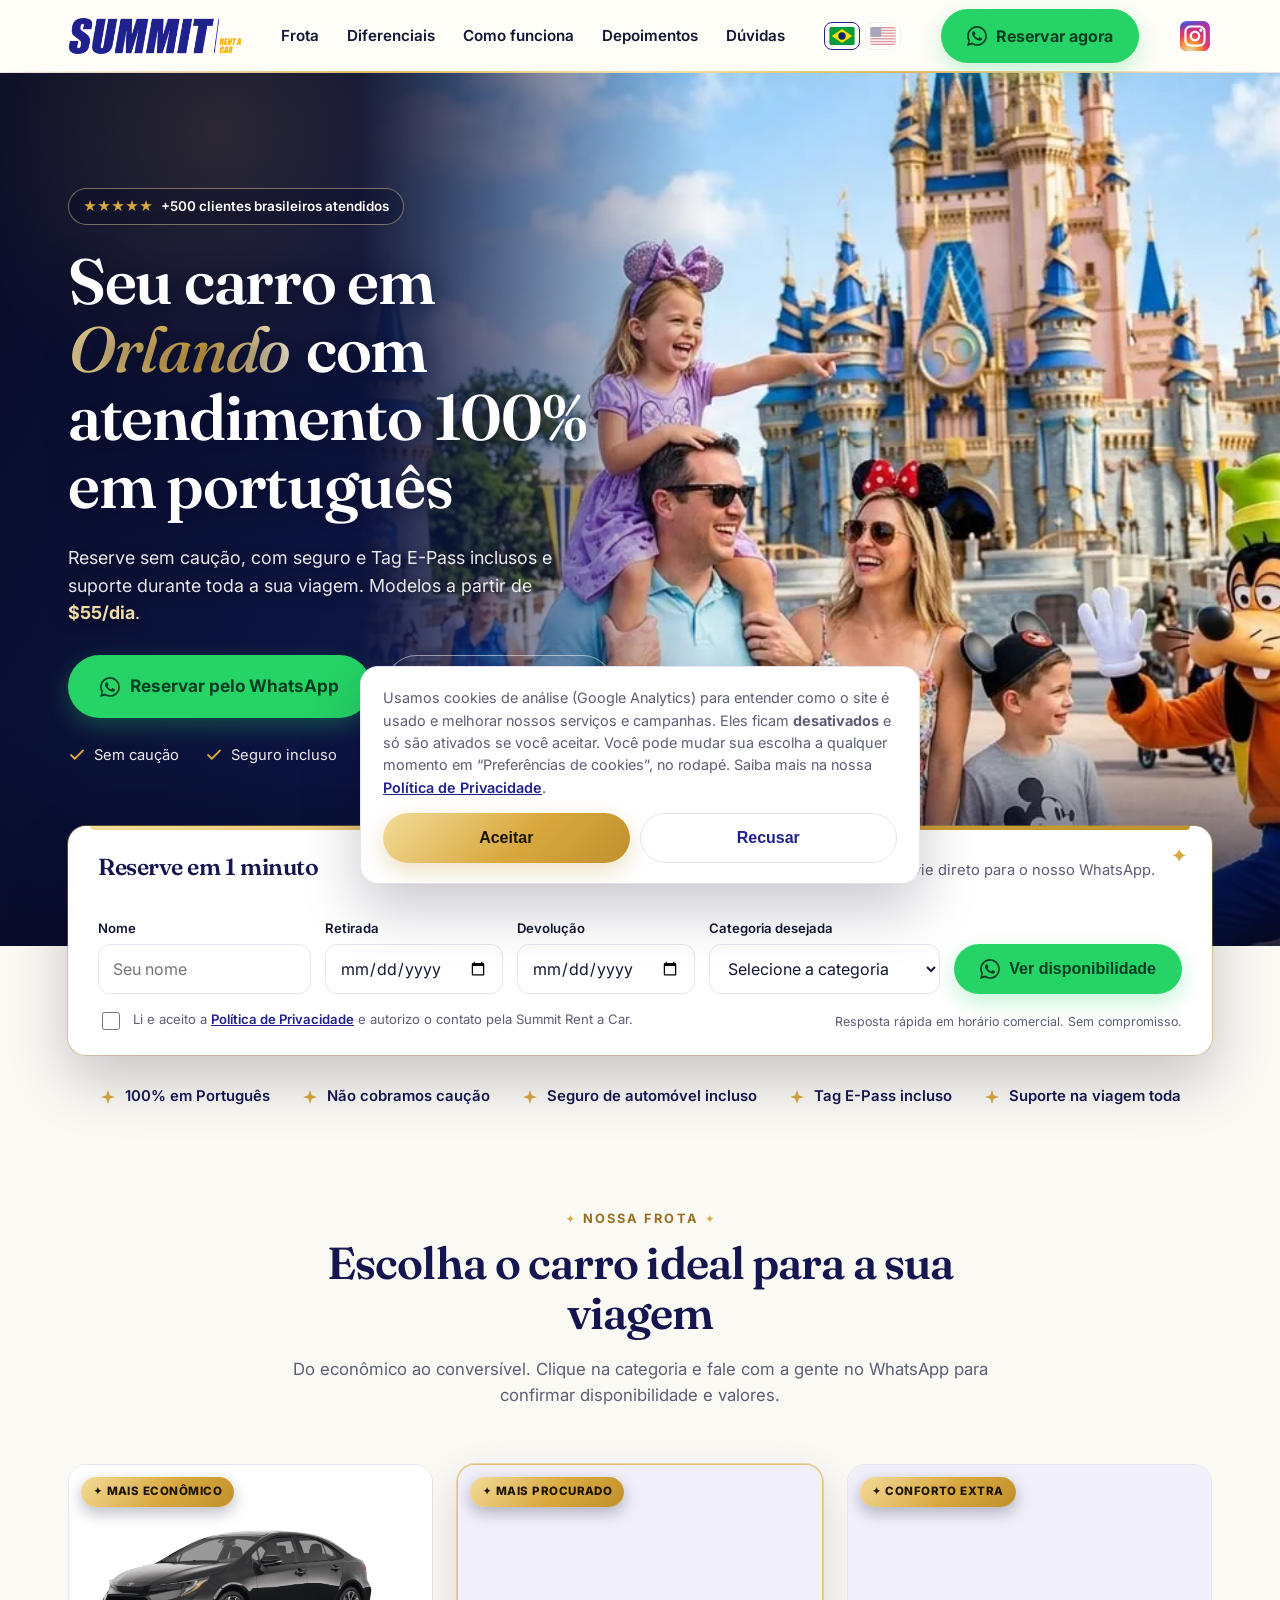
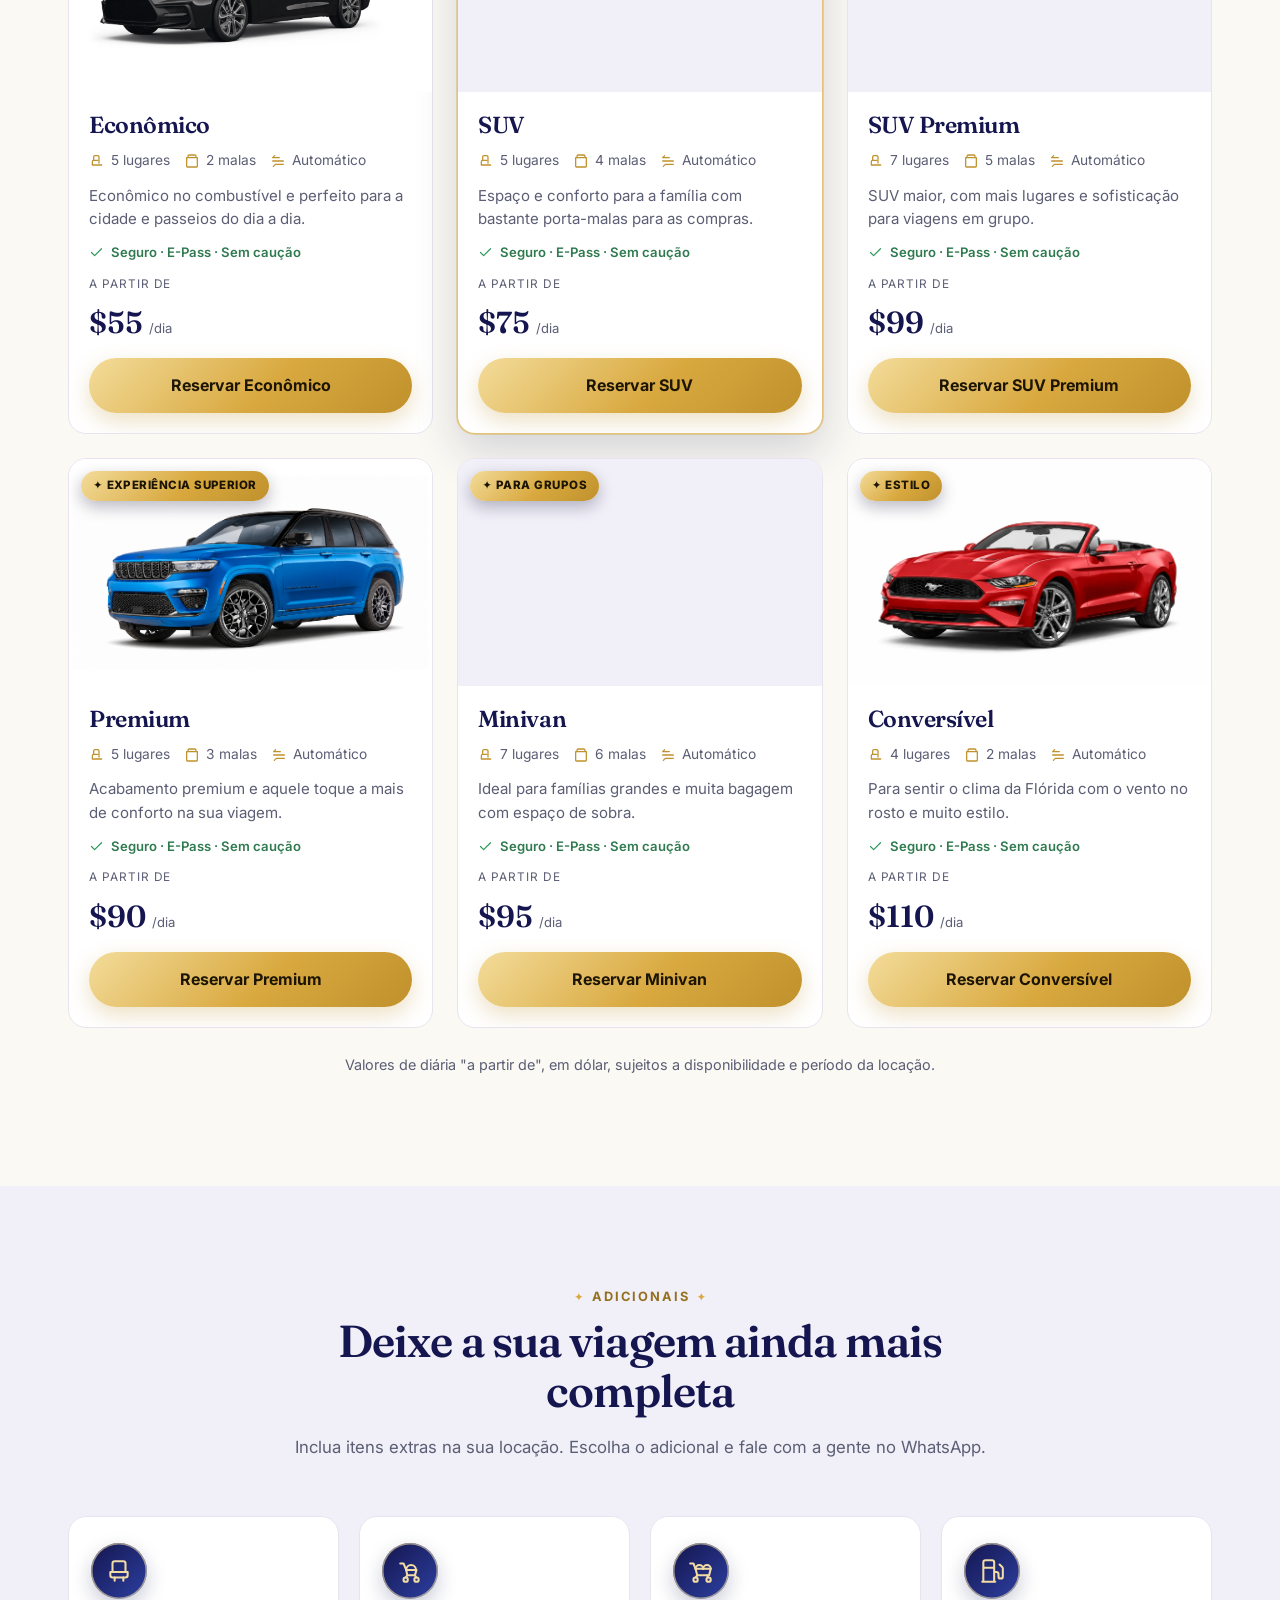
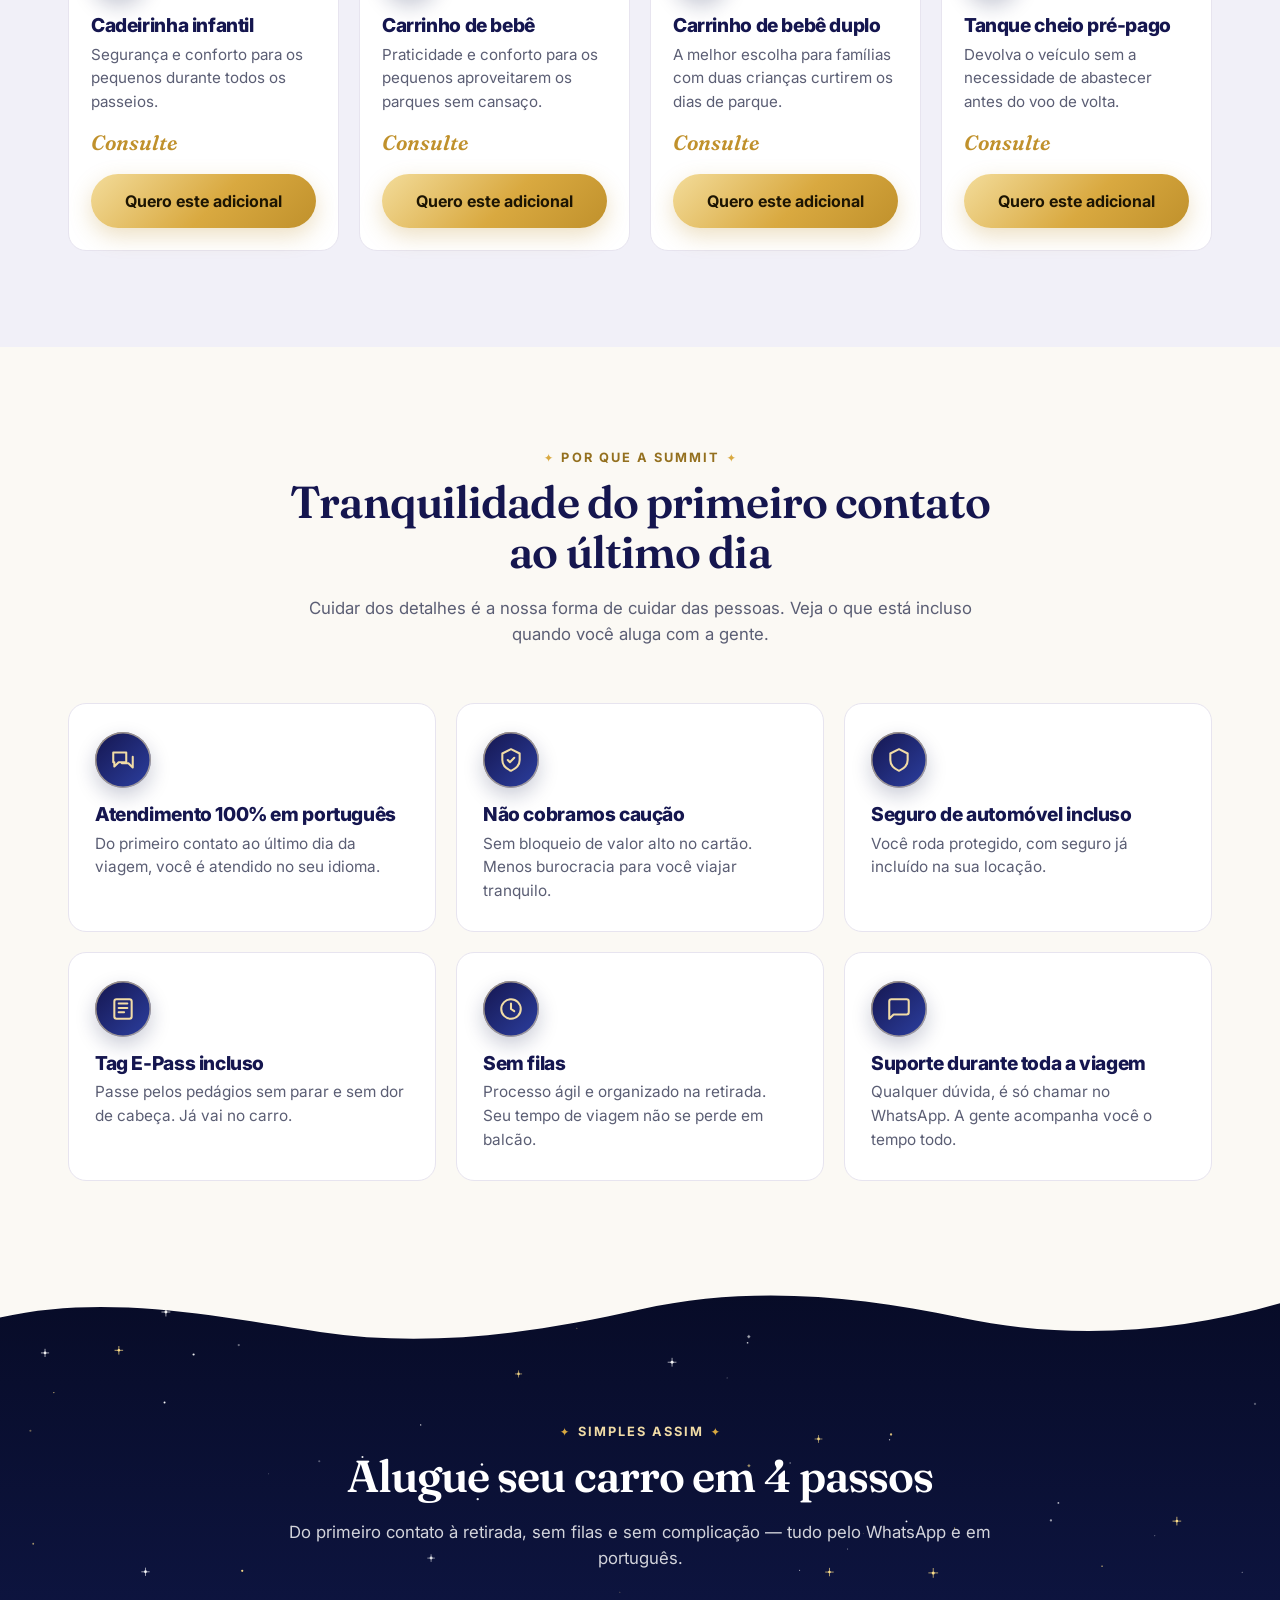
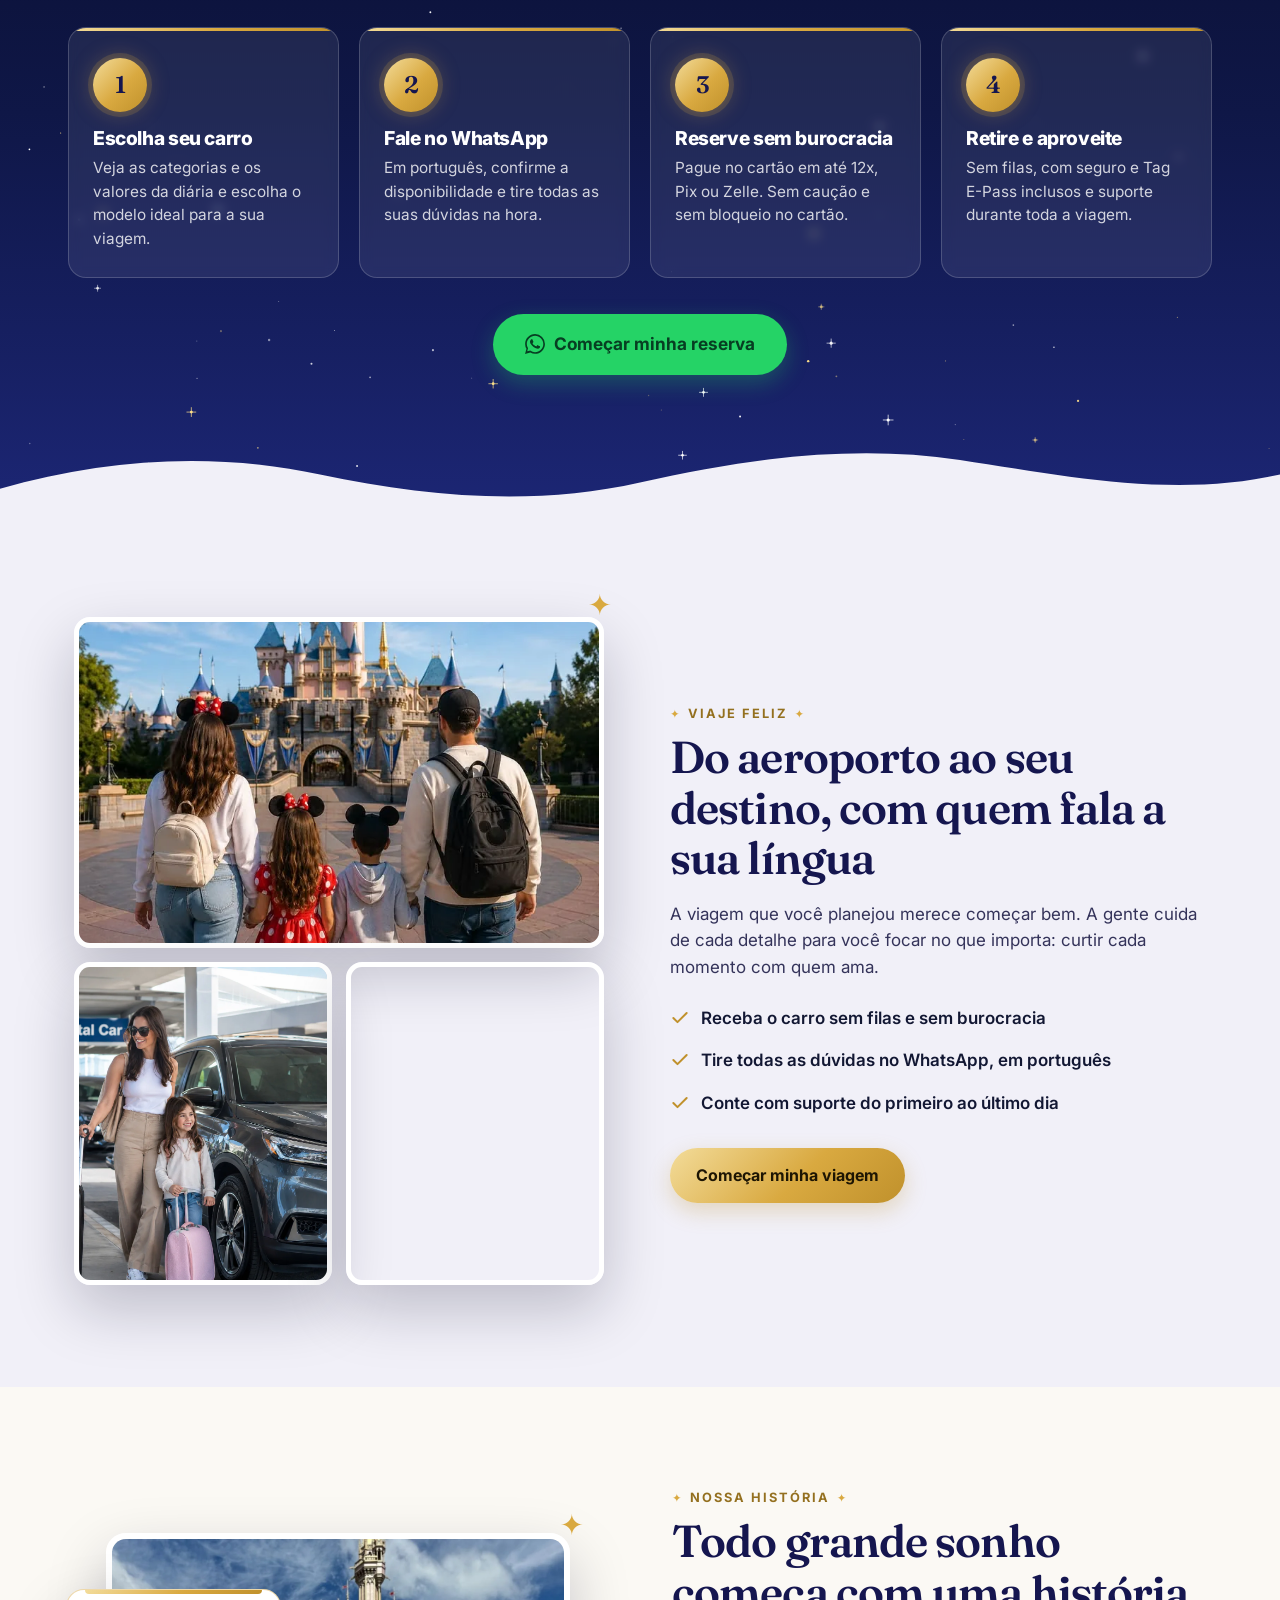
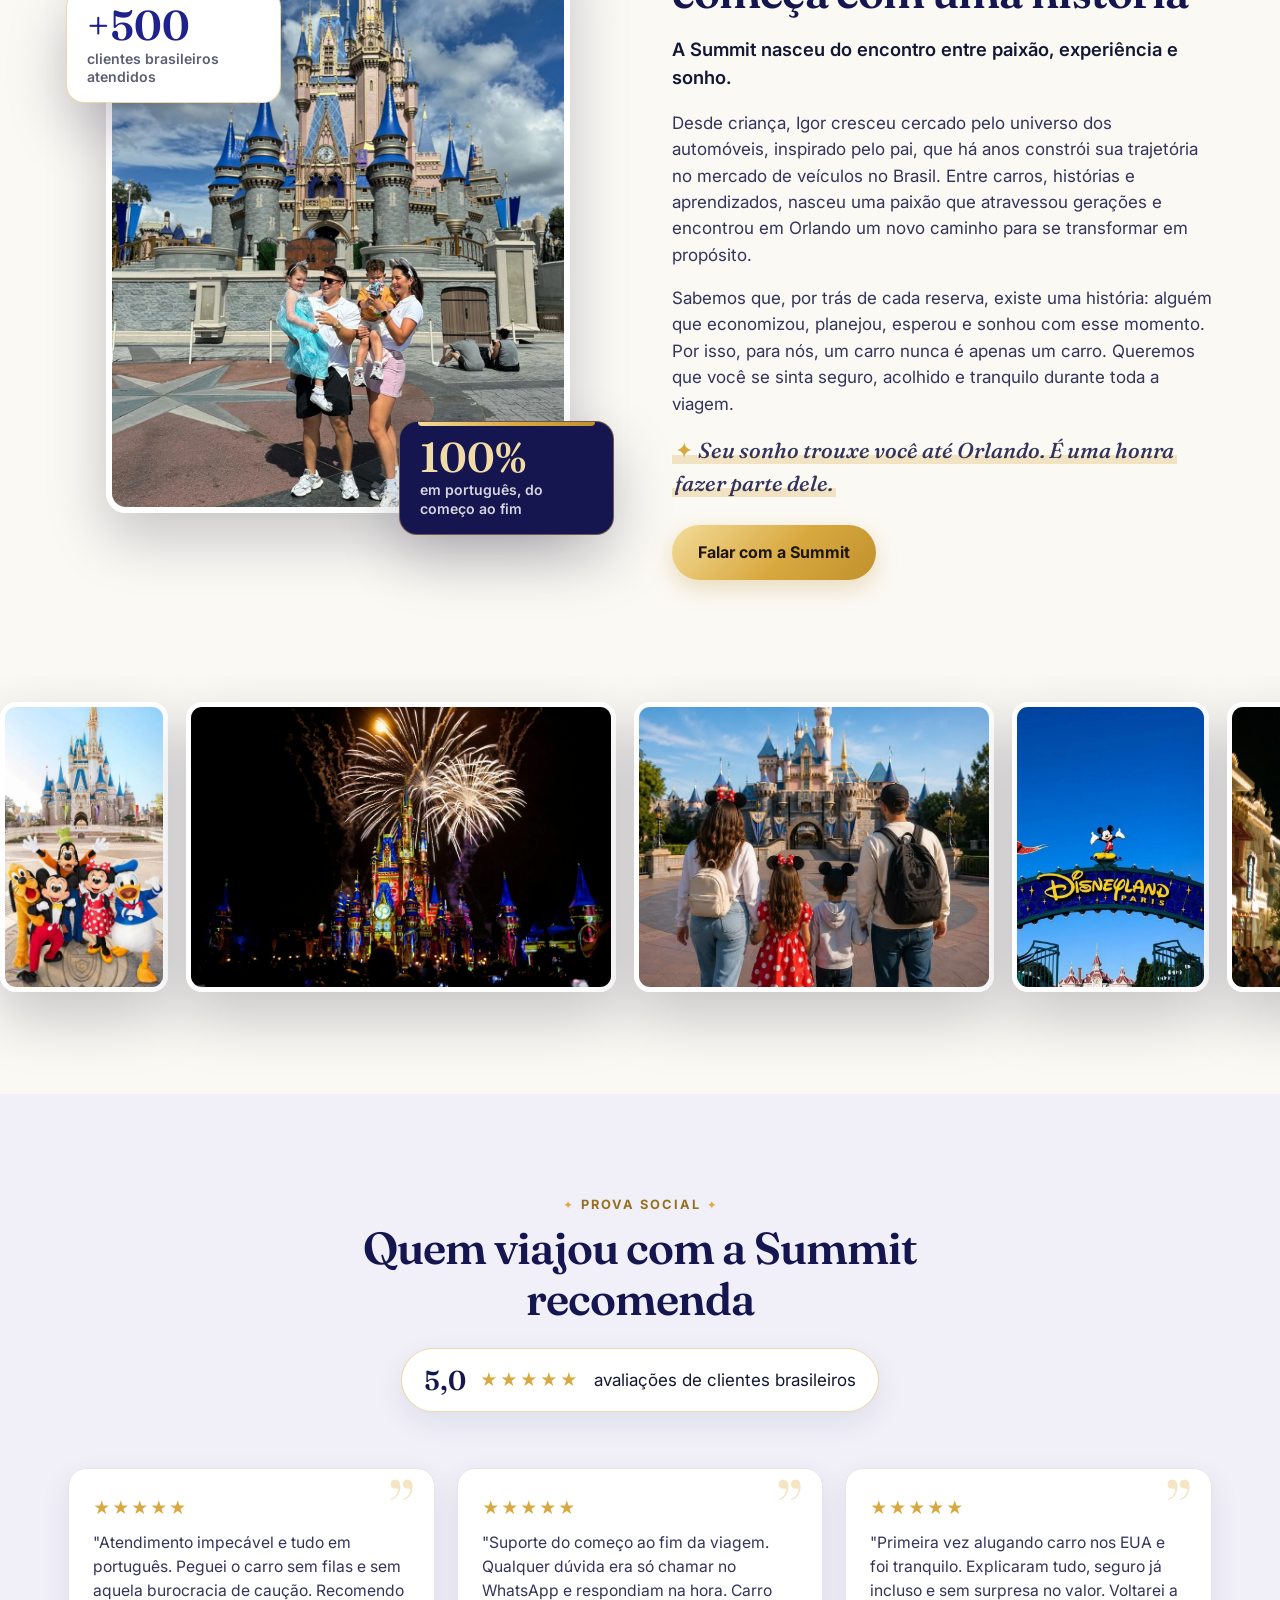
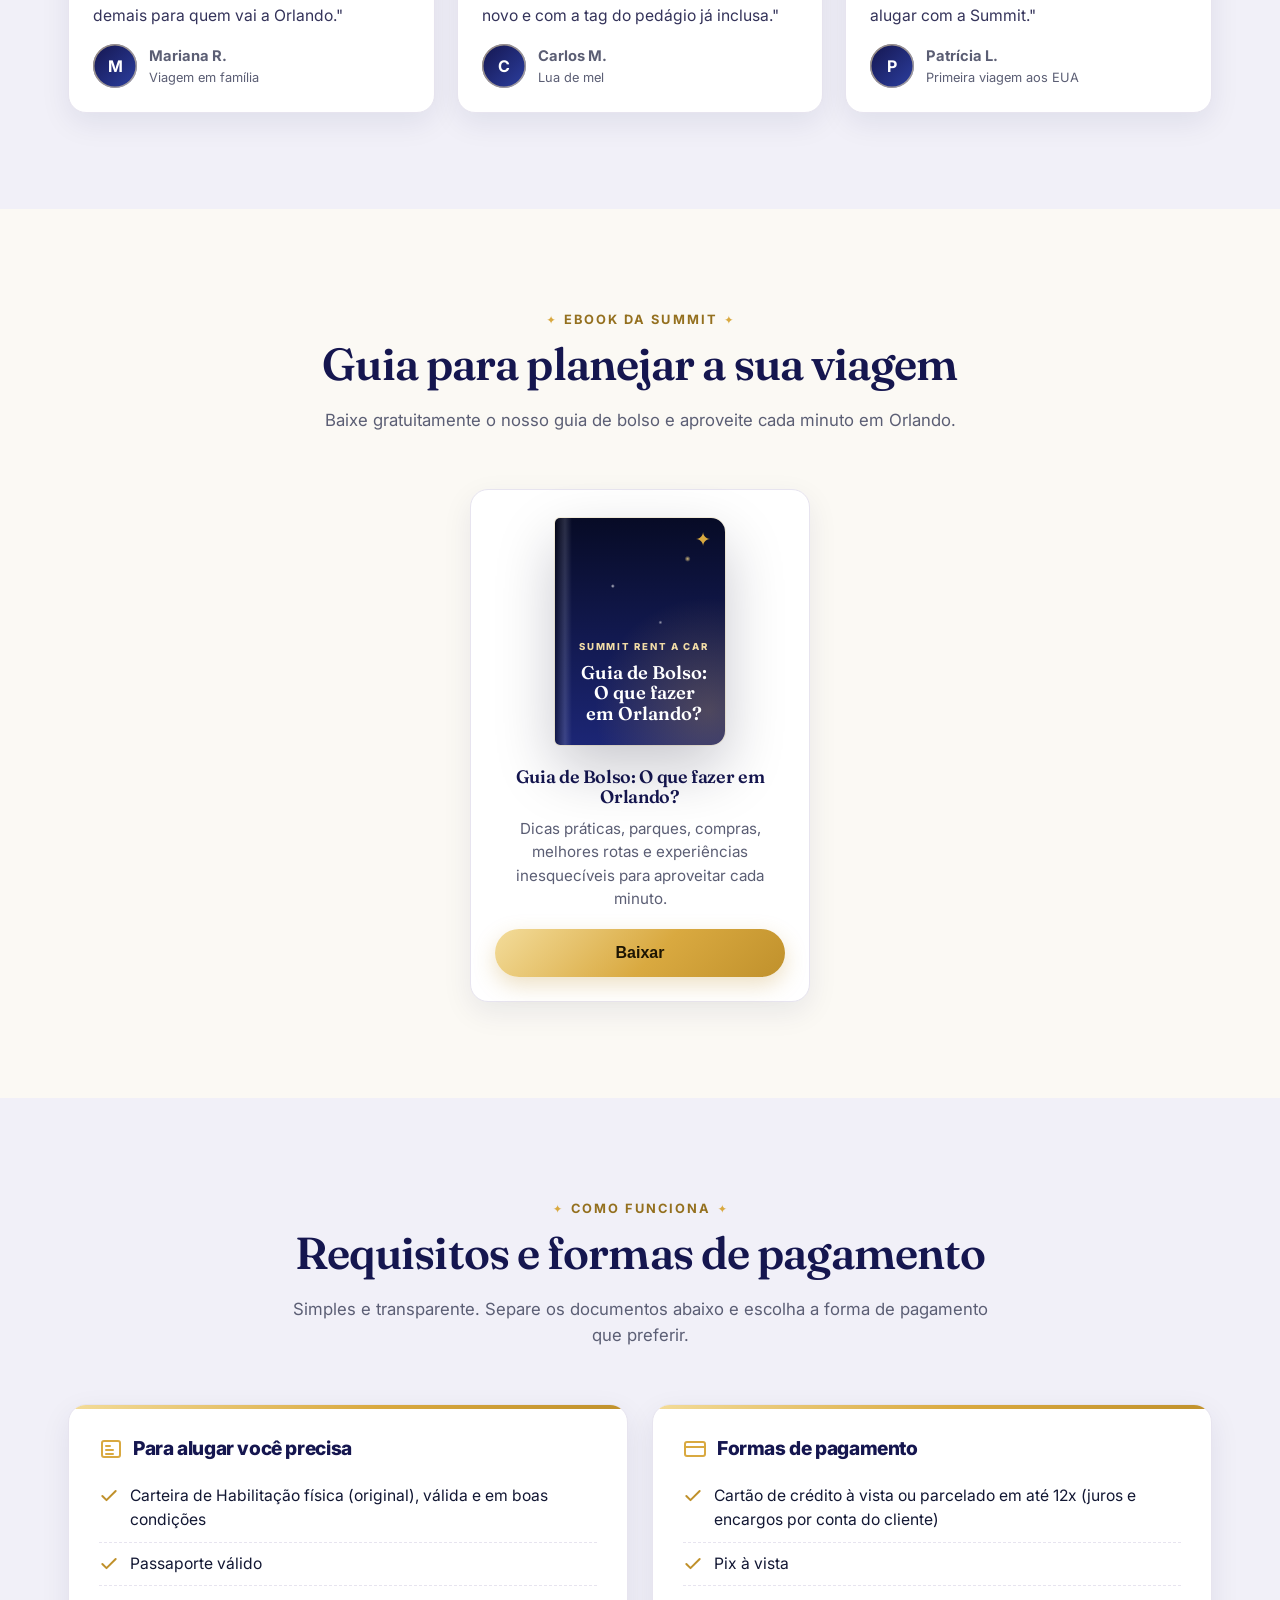
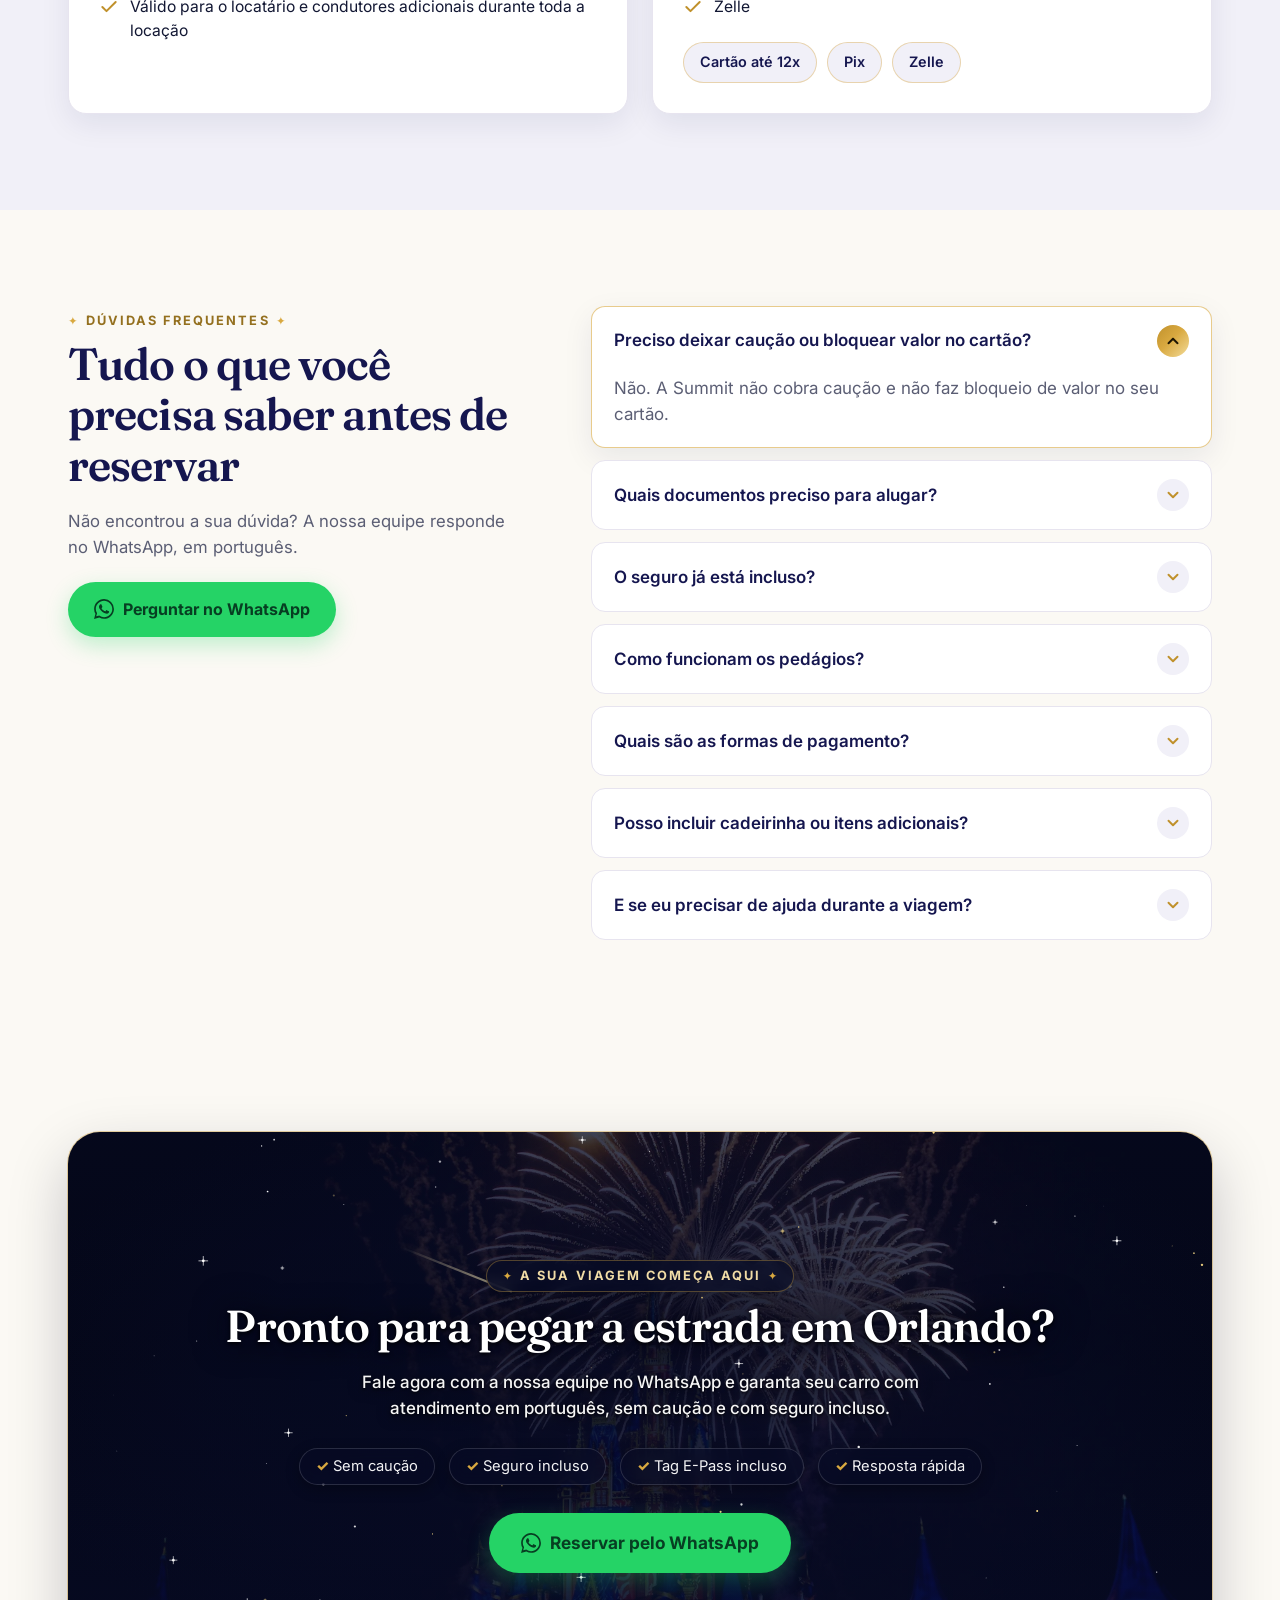
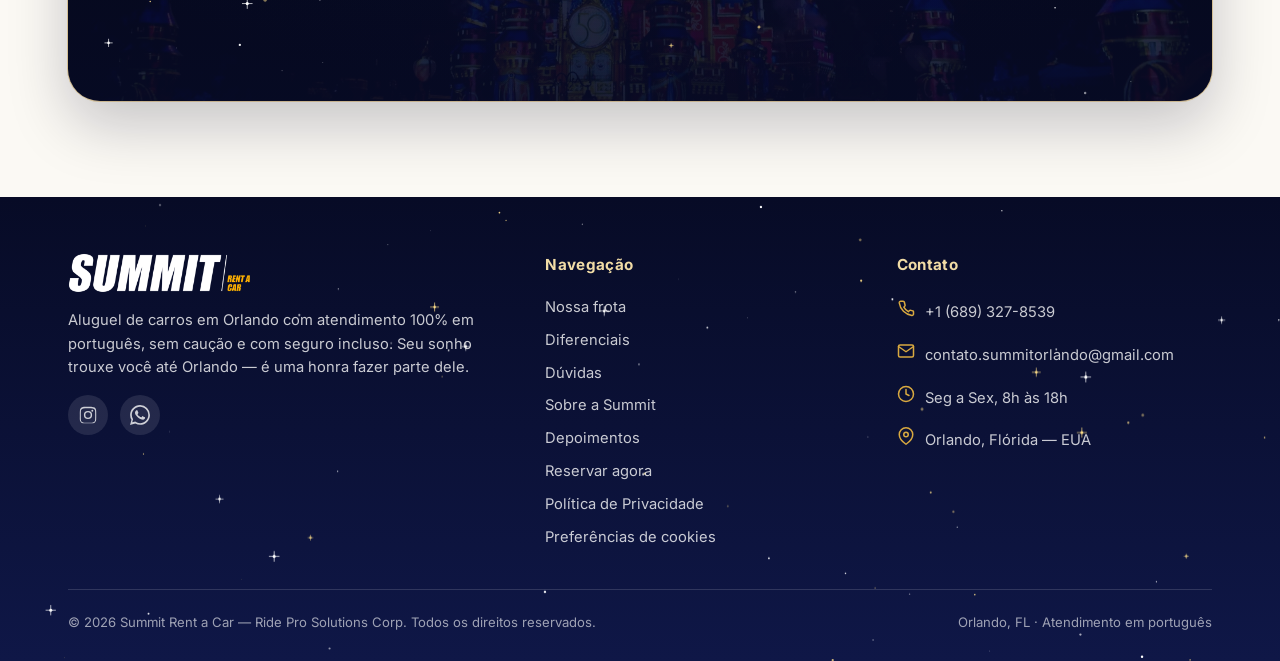
<file: index.html>
<!DOCTYPE html>
<html lang="pt-BR">

<head>
  <meta charset="UTF-8">
  <meta name="viewport" content="width=device-width, initial-scale=1">
  <!-- Consent Mode v2 + Google Tag Manager (arquivo externo por causa da CSP) -->
  <script src="assets/js/gtm-init.js?v=20261128"></script>
  <title>Summit Rent a Car | Aluguel de Carro em Orlando com Atendimento em Português</title>
  <meta name="description"
    content="Alugue seu carro em Orlando com a Summit Rent a Car: atendimento 100% em português, sem caução, seguro e Tag E-Pass inclusos. Econômicos a partir de $55/dia. Reserve agora pelo WhatsApp.">
  <meta name="robots" content="index, follow">
  <meta name="theme-color" content="#15164f">
  <link rel="canonical" href="https://www.summitorlando.com.br/">
  <meta property="og:type" content="website">
  <meta property="og:locale" content="pt_BR">
  <meta property="og:site_name" content="Summit Rent a Car">
  <meta property="og:title" content="Aluguel de Carro em Orlando | Summit Rent a Car">
  <meta property="og:description"
    content="Atendimento 100% em português, sem caução, seguro e Tag E-Pass inclusos. Econômicos a partir de $55/dia. Reserve pelo WhatsApp.">
  <meta property="og:url" content="https://www.summitorlando.com.br/">
  <meta property="og:image" content="https://www.summitorlando.com.br/assets/img/logo-summit.png">
  <meta name="twitter:card" content="summary_large_image">
  <meta name="twitter:title" content="Aluguel de Carro em Orlando | Summit Rent a Car">
  <meta name="twitter:description"
    content="Atendimento 100% em português, sem caução, seguro e Tag E-Pass inclusos. Reserve pelo WhatsApp.">
  <meta name="twitter:image" content="https://www.summitorlando.com.br/assets/img/logo-summit.png">
  <link rel="icon" href="assets/img/logo-summit.png">
  <link rel="preconnect" href="https://fonts.googleapis.com">
  <link rel="preconnect" href="https://fonts.gstatic.com" crossorigin>
  <link rel="stylesheet"
    href="https://fonts.googleapis.com/css2?family=Fraunces:ital,opsz,wght@0,9..144,500;0,9..144,600;1,9..144,500;1,9..144,600&family=Inter:wght@400;500;600;700&display=swap">
  <link rel="stylesheet" href="assets/css/styles.css?v=20261128">
  <script type="application/ld+json">
{"@context":"https://schema.org","@type":"AutoRental","name":"Summit Rent a Car","legalName":"Ride Pro Solutions Corp","image":"https://www.summitorlando.com.br/assets/img/logo-summit.png","url":"https://www.summitorlando.com.br/","telephone":"+1-689-327-8539","email":"contato.summitorlando@gmail.com","areaServed":"Orlando, Florida, USA","priceRange":"$55-$110 por dia","openingHours":"Mo-Fr 08:00-18:00","sameAs":["https://www.instagram.com/summitorlando"]}
</script>
</head>

<body>

  <header class="header">
    <div class="header__progress" id="headerProgress" aria-hidden="true"></div>
    <div class="container header__row">
      <a class="header__logo" href="#top" aria-label="Summit Rent a Car">
        <img src="assets/img/logo-summit.webp" alt="Logo Summit Rent a Car" width="640" height="140">
      </a>
      <nav class="nav" id="nav">
        <a href="#frota" data-i18n="nav_frota">Frota</a>
        <a href="#diferenciais" data-i18n="nav_dif">Diferenciais</a>
        <a href="#como-funciona" data-i18n="nav_como">Como funciona</a>
        <a href="#depoimentos" data-i18n="nav_dep">Depoimentos</a>
        <a href="#duvidas" data-i18n="nav_faq">Dúvidas</a>
        <a class="btn btn--wa" href="https://wa.me/16893278539?text=Ol%C3%A1!%20Estava%20no%20menu%20do%20site%20da%20Summit%20e%20gostaria%20de%20tirar%20algumas%20d%C3%BAvidas%20sobre%20o%20aluguel%20de%20carros%20em%20Orlando." data-cta="nav-wa" target="_blank"
          rel="noopener" data-i18n="btn_wa">WhatsApp</a>
      </nav>
      <div class="lang" role="group" aria-label="Idioma / Language">
        <button type="button" class="lang__btn" data-lang="pt" aria-pressed="true" aria-label="Português">
          <svg viewBox="0 0 28 20" aria-hidden="true">
            <rect width="28" height="20" fill="#009b3a" />
            <path d="M14 2.2 25.4 10 14 17.8 2.6 10z" fill="#fedf00" />
            <circle cx="14" cy="10" r="4.1" fill="#002776" />
          </svg>
        </button>
        <button type="button" class="lang__btn" data-lang="en" aria-pressed="false" aria-label="English">
          <svg viewBox="0 0 28 20" aria-hidden="true">
            <rect width="28" height="20" fill="#b22234" />
            <g fill="#fff">
              <rect y="1.54" width="28" height="1.54" />
              <rect y="4.62" width="28" height="1.54" />
              <rect y="7.69" width="28" height="1.54" />
              <rect y="10.77" width="28" height="1.54" />
              <rect y="13.85" width="28" height="1.54" />
              <rect y="16.92" width="28" height="1.54" />
            </g>
            <rect width="12" height="10.77" fill="#3c3b6e" />
          </svg>
        </button>
      </div>
      <a class="btn btn--wa header__cta" href="https://wa.me/16893278539?text=Ol%C3%A1!%20Gostaria%20de%20fazer%20uma%20cota%C3%A7%C3%A3o%20para%20alugar%20um%20carro%20em%20Orlando%20com%20a%20Summit.%20Poderiam%20me%20ajudar%3F" data-cta="header-wa"
        target="_blank" rel="noopener">
        <svg viewBox="0 0 24 24" fill="currentColor" aria-hidden="true">
          <path
            d="M.057 24l1.687-6.163a11.867 11.867 0 01-1.587-5.945C.16 5.335 5.495 0 12.05 0a11.817 11.817 0 018.413 3.488 11.824 11.824 0 013.48 8.414c-.003 6.557-5.338 11.892-11.893 11.892a11.9 11.9 0 01-5.688-1.448L.057 24zm6.597-3.807c1.676.995 3.276 1.591 5.392 1.592 5.448 0 9.886-4.434 9.889-9.885.002-5.462-4.415-9.89-9.881-9.892-5.452 0-9.887 4.434-9.889 9.884a9.86 9.86 0 001.52 5.26l-.999 3.648 3.767-.979zm11.387-5.464c-.074-.124-.272-.198-.57-.347-.297-.149-1.758-.868-2.031-.967-.272-.099-.47-.149-.669.149-.198.297-.768.967-.941 1.165-.173.198-.347.223-.644.074-.297-.149-1.255-.462-2.39-1.475-.883-.788-1.48-1.761-1.653-2.059-.173-.297-.018-.458.13-.606.134-.133.297-.347.446-.52.149-.174.198-.298.298-.497.099-.198.05-.372-.025-.521-.074-.148-.669-1.611-.916-2.206-.242-.579-.487-.501-.669-.51l-.57-.01c-.198 0-.52.074-.792.372-.272.297-1.04 1.016-1.04 2.479 0 1.462 1.065 2.875 1.213 3.074.149.198 2.095 3.2 5.076 4.487.709.306 1.263.489 1.694.626.712.226 1.36.194 1.872.118.571-.085 1.758-.719 2.006-1.413.248-.695.248-1.29.173-1.414z" />
        </svg>
        <span data-i18n="btn_reservar_agora">Reservar agora</span>
      </a>
      <a class="header__ig" href="https://www.instagram.com/summitorlando" target="_blank" rel="noopener"
        aria-label="Instagram da Summit Rent a Car">
        <img src="assets/img/svg/logo-instagram.svg" alt="" width="32" height="32" aria-hidden="true">
      </a>
      <button class="nav-toggle" id="navToggle" aria-label="Abrir menu" data-i18n-aria="aria_menu" aria-expanded="false"
        aria-controls="nav">
        <span></span><span></span><span></span>
      </button>
    </div>
  </header>

  <main id="top">

    <section class="hero" data-sky="shooting">
      <div class="hero__photo" aria-hidden="true"></div>
      <div class="container hero__grid">
        <div class="hero__copy">
          <span class="hero__badge"><span class="stars">★★★★★</span> <span data-i18n="hero_badge">+500 clientes
              brasileiros atendidos</span></span>
          <h1 data-i18n-html="hero_h1">Seu carro em <span class="hl">Orlando</span> com atendimento 100% em português
          </h1>
          <p class="hero__sub" data-i18n-html="hero_sub">Reserve sem caução, com seguro e Tag E-Pass inclusos e suporte
            durante toda a sua viagem. Modelos a partir de <strong>$55/dia</strong>.</p>
          <div class="hero__cta">
            <a class="btn btn--wa btn--lg" href="https://wa.me/16893278539?text=Ol%C3%A1!%20Vi%20as%20condi%C3%A7%C3%B5es%20da%20Summit%20(sem%20cau%C3%A7%C3%A3o%2C%20seguro%20e%20ped%C3%A1gio%20inclusos)%20e%20gostaria%20de%20consultar%20valores%20e%20disponibilidade%20para%20a%20minha%20viagem%20a%20Orlando." data-cta="hero-wa"
              target="_blank" rel="noopener">
              <svg viewBox="0 0 24 24" fill="currentColor" aria-hidden="true">
                <path
                  d="M.057 24l1.687-6.163a11.867 11.867 0 01-1.587-5.945C.16 5.335 5.495 0 12.05 0a11.817 11.817 0 018.413 3.488 11.824 11.824 0 013.48 8.414c-.003 6.557-5.338 11.892-11.893 11.892a11.9 11.9 0 01-5.688-1.448L.057 24zm6.597-3.807c1.676.995 3.276 1.591 5.392 1.592 5.448 0 9.886-4.434 9.889-9.885.002-5.462-4.415-9.89-9.881-9.892-5.452 0-9.887 4.434-9.889 9.884a9.86 9.86 0 001.52 5.26l-.999 3.648 3.767-.979zm11.387-5.464c-.074-.124-.272-.198-.57-.347-.297-.149-1.758-.868-2.031-.967-.272-.099-.47-.149-.669.149-.198.297-.768.967-.941 1.165-.173.198-.347.223-.644.074-.297-.149-1.255-.462-2.39-1.475-.883-.788-1.48-1.761-1.653-2.059-.173-.297-.018-.458.13-.606.134-.133.297-.347.446-.52.149-.174.198-.298.298-.497.099-.198.05-.372-.025-.521-.074-.148-.669-1.611-.916-2.206-.242-.579-.487-.501-.669-.51l-.57-.01c-.198 0-.52.074-.792.372-.272.297-1.04 1.016-1.04 2.479 0 1.462 1.065 2.875 1.213 3.074.149.198 2.095 3.2 5.076 4.487.709.306 1.263.489 1.694.626.712.226 1.36.194 1.872.118.571-.085 1.758-.719 2.006-1.413.248-.695.248-1.29.173-1.414z" />
              </svg>
              <span data-i18n="hero_cta_wa">Reservar pelo WhatsApp</span>
            </a>
            <a class="btn btn--ghost btn--lg" href="#frota" data-cta="hero-fleet" data-i18n="hero_cta_fleet">Ver carros
              e preços</a>
          </div>
          <div class="hero__trust">
            <span><svg viewBox="0 0 24 24" fill="none" stroke="currentColor" stroke-width="2.4" stroke-linecap="round"
                stroke-linejoin="round">
                <path d="M20 6L9 17l-5-5" />
              </svg> <span data-i18n="trust_caucao">Sem caução</span></span>
            <span><svg viewBox="0 0 24 24" fill="none" stroke="currentColor" stroke-width="2.4" stroke-linecap="round"
                stroke-linejoin="round">
                <path d="M20 6L9 17l-5-5" />
              </svg> <span data-i18n="trust_seguro">Seguro incluso</span></span>
            <span><svg viewBox="0 0 24 24" fill="none" stroke="currentColor" stroke-width="2.4" stroke-linecap="round"
                stroke-linejoin="round">
                <path d="M20 6L9 17l-5-5" />
              </svg> <span data-i18n="trust_epass">Tag E-Pass incluso</span></span>
            <span><svg viewBox="0 0 24 24" fill="none" stroke="currentColor" stroke-width="2.4" stroke-linecap="round"
                stroke-linejoin="round">
                <path d="M20 6L9 17l-5-5" />
              </svg> <span data-i18n="trust_filas">Sem filas</span></span>
          </div>
        </div>
      </div>
    </section>

    <div class="container booking">
      <form class="lead-card" id="leadForm" novalidate>
        <div class="booking__head">
          <h3 data-i18n="form_title">Reserve em 1 minuto</h3>
          <p class="lead-card__sub" data-i18n="form_sub">Preencha e envie direto para o nosso WhatsApp.</p>
        </div>
        <div class="booking__fields">
          <div class="field">
            <label for="f-nome" data-i18n="form_nome">Nome</label>
            <input type="text" id="f-nome" name="nome" placeholder="Seu nome" data-i18n-ph="form_nome_ph"
              autocomplete="name" maxlength="80" required>
          </div>
          <div class="field">
            <label for="f-retirada" data-i18n="form_retirada">Retirada</label>
            <input type="date" id="f-retirada" name="retirada" required>
          </div>
          <div class="field">
            <label for="f-devolucao" data-i18n="form_devolucao">Devolução</label>
            <input type="date" id="f-devolucao" name="devolucao" required>
          </div>
          <div class="field">
            <label for="f-categoria" data-i18n="form_categoria">Categoria desejada</label>
            <select id="f-categoria" name="categoria" required>
              <option value="" disabled selected data-i18n="form_selecione">Selecione a categoria</option>
              <option value="Econômico" data-i18n="opt_econ">Econômico — a partir de $55/dia</option>
              <option value="SUV" data-i18n="opt_suv">SUV — a partir de $75/dia</option>
              <option value="SUV Premium" data-i18n="opt_suvp">SUV Premium — a partir de $99/dia</option>
              <option value="Premium" data-i18n="opt_premium">Premium — a partir de $90/dia</option>
              <option value="Minivan" data-i18n="opt_minivan">Minivan — a partir de $95/dia</option>
              <option value="Conversível" data-i18n="opt_conv">Conversível — a partir de $110/dia</option>
            </select>
          </div>
          <button type="submit" class="btn btn--wa" data-cta="lead-submit">
            <svg viewBox="0 0 24 24" fill="currentColor" aria-hidden="true">
              <path
                d="M.057 24l1.687-6.163a11.867 11.867 0 01-1.587-5.945C.16 5.335 5.495 0 12.05 0a11.817 11.817 0 018.413 3.488 11.824 11.824 0 013.48 8.414c-.003 6.557-5.338 11.892-11.893 11.892a11.9 11.9 0 01-5.688-1.448L.057 24zm6.597-3.807c1.676.995 3.276 1.591 5.392 1.592 5.448 0 9.886-4.434 9.889-9.885.002-5.462-4.415-9.89-9.881-9.892-5.452 0-9.887 4.434-9.889 9.884a9.86 9.86 0 001.52 5.26l-.999 3.648 3.767-.979zm11.387-5.464c-.074-.124-.272-.198-.57-.347-.297-.149-1.758-.868-2.031-.967-.272-.099-.47-.149-.669.149-.198.297-.768.967-.941 1.165-.173.198-.347.223-.644.074-.297-.149-1.255-.462-2.39-1.475-.883-.788-1.48-1.761-1.653-2.059-.173-.297-.018-.458.13-.606.134-.133.297-.347.446-.52.149-.174.198-.298.298-.497.099-.198.05-.372-.025-.521-.074-.148-.669-1.611-.916-2.206-.242-.579-.487-.501-.669-.51l-.57-.01c-.198 0-.52.074-.792.372-.272.297-1.04 1.016-1.04 2.479 0 1.462 1.065 2.875 1.213 3.074.149.198 2.095 3.2 5.076 4.487.709.306 1.263.489 1.694.626.712.226 1.36.194 1.872.118.571-.085 1.758-.719 2.006-1.413.248-.695.248-1.29.173-1.414z" />
            </svg>
            <span data-i18n="form_submit">Ver disponibilidade</span>
          </button>
        </div>
        <div class="booking__foot">
          <div class="field-check">
            <input type="checkbox" id="f-consent" name="consent" required>
            <label for="f-consent" data-i18n-html="form_consent">Li e aceito a <a href="privacidade.html"
                target="_blank" rel="noopener">Política de Privacidade</a> e autorizo o contato pela Summit Rent a
              Car.</label>
          </div>
          <p class="lead-card__note" data-i18n="form_note">Resposta rápida em horário comercial. Sem compromisso.</p>
        </div>
      </form>
    </div>

    <div class="strip">
      <div class="container strip__row">
        <span class="strip__item"><svg viewBox="0 0 24 24" fill="currentColor" aria-hidden="true">
            <path
              d="M12 1.5l2.4 7.1a2 2 0 001 1l7.1 2.4-7.1 2.4a2 2 0 00-1 1L12 22.500l-2.400-7.100a2 2 0 00-1-1L1.500 12l7.100-2.400a2 2 0 001-1z" />
          </svg> <span data-i18n="strip_1">100% em Português</span></span>
        <span class="strip__item"><svg viewBox="0 0 24 24" fill="currentColor" aria-hidden="true">
            <path
              d="M12 1.5l2.4 7.1a2 2 0 001 1l7.1 2.4-7.1 2.4a2 2 0 00-1 1L12 22.500l-2.400-7.100a2 2 0 00-1-1L1.500 12l7.100-2.400a2 2 0 001-1z" />
          </svg> <span data-i18n="strip_2">Não cobramos caução</span></span>
        <span class="strip__item"><svg viewBox="0 0 24 24" fill="currentColor" aria-hidden="true">
            <path
              d="M12 1.5l2.4 7.1a2 2 0 001 1l7.1 2.4-7.1 2.4a2 2 0 00-1 1L12 22.500l-2.400-7.100a2 2 0 00-1-1L1.500 12l7.100-2.400a2 2 0 001-1z" />
          </svg> <span data-i18n="strip_3">Seguro de automóvel incluso</span></span>
        <span class="strip__item"><svg viewBox="0 0 24 24" fill="currentColor" aria-hidden="true">
            <path
              d="M12 1.5l2.4 7.1a2 2 0 001 1l7.1 2.4-7.1 2.4a2 2 0 00-1 1L12 22.500l-2.400-7.100a2 2 0 00-1-1L1.500 12l7.100-2.400a2 2 0 001-1z" />
          </svg> <span data-i18n="strip_4">Tag E-Pass incluso</span></span>
        <span class="strip__item"><svg viewBox="0 0 24 24" fill="currentColor" aria-hidden="true">
            <path
              d="M12 1.5l2.4 7.1a2 2 0 001 1l7.1 2.4-7.1 2.4a2 2 0 00-1 1L12 22.500l-2.400-7.100a2 2 0 00-1-1L1.500 12l7.100-2.400a2 2 0 001-1z" />
          </svg> <span data-i18n="strip_5">Suporte na viagem toda</span></span>
      </div>
    </div>

    <section class="section" id="frota">
      <div class="container">
        <div class="section__head reveal">
          <span class="eyebrow" data-i18n="fleet_eyebrow">Nossa frota</span>
          <h2 data-i18n="fleet_h2">Escolha o carro ideal para a sua viagem</h2>
          <p data-i18n="fleet_p">Do econômico ao conversível. Clique na categoria e fale com a gente no WhatsApp para
            confirmar disponibilidade e valores.</p>
        </div>
        <div class="fleet" id="fleet"></div>
        <p class="fleet__note" data-i18n="fleet_note">Valores de diária "a partir de", em dólar, sujeitos a
          disponibilidade e período da locação.</p>
      </div>
    </section>

    <section class="section section--alt" id="adicionais">
      <div class="container">
        <div class="section__head reveal">
          <span class="eyebrow" data-i18n="add_eyebrow">Adicionais</span>
          <h2 data-i18n="add_h2">Deixe a sua viagem ainda mais completa</h2>
          <p data-i18n="add_p">Inclua itens extras na sua locação. Escolha o adicional e fale com a gente no WhatsApp.
          </p>
        </div>
        <div class="extras" id="extras"></div>
      </div>
    </section>

    <section class="section" id="diferenciais">
      <div class="container">
        <div class="section__head reveal">
          <span class="eyebrow" data-i18n="dif_eyebrow">Por que a Summit</span>
          <h2 data-i18n="dif_h2">Tranquilidade do primeiro contato ao último dia</h2>
          <p data-i18n="dif_p">Cuidar dos detalhes é a nossa forma de cuidar das pessoas. Veja o que está incluso quando
            você aluga com a gente.</p>
        </div>
        <div class="feats" id="feats"></div>
      </div>
    </section>

    <section class="section section--night" id="como-funciona" data-sky>
      <div class="container">
        <div class="section__head reveal">
          <span class="eyebrow" data-i18n="steps_eyebrow">Simples assim</span>
          <h2 data-i18n="steps_h2">Alugue seu carro em 4 passos</h2>
          <p data-i18n="steps_p">Do primeiro contato à retirada, sem filas e sem complicação — tudo pelo WhatsApp e em
            português.</p>
        </div>
        <ol class="steps">
          <li class="step reveal"><span class="step__num">1</span>
            <h3 data-i18n="step1_t">Escolha seu carro</h3>
            <p data-i18n="step1_d">Veja as categorias e os valores da diária e escolha o modelo ideal para a sua viagem.
            </p>
          </li>
          <li class="step reveal"><span class="step__num">2</span>
            <h3 data-i18n="step2_t">Fale no WhatsApp</h3>
            <p data-i18n="step2_d">Em português, confirme a disponibilidade e tire todas as suas dúvidas na hora.</p>
          </li>
          <li class="step reveal"><span class="step__num">3</span>
            <h3 data-i18n="step3_t">Reserve sem burocracia</h3>
            <p data-i18n="step3_d">Pague no cartão em até 12x, Pix ou Zelle. Sem caução e sem bloqueio no cartão.</p>
          </li>
          <li class="step reveal"><span class="step__num">4</span>
            <h3 data-i18n="step4_t">Retire e aproveite</h3>
            <p data-i18n="step4_d">Sem filas, com seguro e Tag E-Pass inclusos e suporte durante toda a viagem.</p>
          </li>
        </ol>
        <div class="center" style="margin-top:36px">
          <a class="btn btn--wa btn--lg" href="https://wa.me/16893278539?text=Ol%C3%A1!%20Gostaria%20de%20iniciar%20minha%20reserva%20de%20carro%20em%20Orlando%20pelo%20passo%20a%20passo%20sem%20burocracia%20da%20Summit." data-cta="steps-wa" target="_blank"
            rel="noopener">
            <svg viewBox="0 0 24 24" fill="currentColor" aria-hidden="true">
              <path
                d="M.057 24l1.687-6.163a11.867 11.867 0 01-1.587-5.945C.16 5.335 5.495 0 12.05 0a11.817 11.817 0 018.413 3.488 11.824 11.824 0 013.48 8.414c-.003 6.557-5.338 11.892-11.893 11.892a11.9 11.9 0 01-5.688-1.448L.057 24zm6.597-3.807c1.676.995 3.276 1.591 5.392 1.592 5.448 0 9.886-4.434 9.889-9.885.002-5.462-4.415-9.89-9.881-9.892-5.452 0-9.887 4.434-9.889 9.884a9.86 9.86 0 001.52 5.26l-.999 3.648 3.767-.979zm11.387-5.464c-.074-.124-.272-.198-.57-.347-.297-.149-1.758-.868-2.031-.967-.272-.099-.47-.149-.669.149-.198.297-.768.967-.941 1.165-.173.198-.347.223-.644.074-.297-.149-1.255-.462-2.39-1.475-.883-.788-1.48-1.761-1.653-2.059-.173-.297-.018-.458.13-.606.134-.133.297-.347.446-.52.149-.174.198-.298.298-.497.099-.198.05-.372-.025-.521-.074-.148-.669-1.611-.916-2.206-.242-.579-.487-.501-.669-.51l-.57-.01c-.198 0-.52.074-.792.372-.272.297-1.04 1.016-1.04 2.479 0 1.462 1.065 2.875 1.213 3.074.149.198 2.095 3.2 5.076 4.487.709.306 1.263.489 1.694.626.712.226 1.36.194 1.872.118.571-.085 1.758-.719 2.006-1.413.248-.695.248-1.29.173-1.414z" />
            </svg>
            <span data-i18n="steps_cta">Começar minha reserva</span>
          </a>
        </div>
      </div>
    </section>

    <section class="section section--alt" id="experiencia">
      <div class="container exp">
        <div class="exp__media reveal">
          <img class="wide" src="assets/img/familia-castelo.webp"
            alt="Família de mãos dadas caminhando em direção ao castelo" width="736" height="589" loading="lazy"
            decoding="async">
          <img class="tall" src="assets/img/familia-no-aeroporto.webp"
            alt="Atendente entregando a chave do carro alugado" width="1024" height="1024" loading="lazy"
            decoding="async">
          <img class="tall" src="assets/img/viagem-em-carro-conv.webp" alt="Visitante segurando um pretzel no parque"
            width="736" height="1067" loading="lazy" decoding="async">
        </div>
        <div class="exp__text reveal">
          <span class="eyebrow" data-i18n="exp_eyebrow">Viaje feliz</span>
          <h2 data-i18n="exp_h2">Do aeroporto ao seu destino, com quem fala a sua língua</h2>
          <p data-i18n="exp_p">A viagem que você planejou merece começar bem. A gente cuida de cada detalhe para você
            focar no que importa: curtir cada momento com quem ama.</p>
          <ul class="exp__list">
            <li><svg viewBox="0 0 24 24" fill="none" stroke="currentColor" stroke-width="2.4" stroke-linecap="round"
                stroke-linejoin="round">
                <path d="M20 6L9 17l-5-5" />
              </svg> <span data-i18n="exp_li1">Receba o carro sem filas e sem burocracia</span></li>
            <li><svg viewBox="0 0 24 24" fill="none" stroke="currentColor" stroke-width="2.4" stroke-linecap="round"
                stroke-linejoin="round">
                <path d="M20 6L9 17l-5-5" />
              </svg> <span data-i18n="exp_li2">Tire todas as dúvidas no WhatsApp, em português</span></li>
            <li><svg viewBox="0 0 24 24" fill="none" stroke="currentColor" stroke-width="2.4" stroke-linecap="round"
                stroke-linejoin="round">
                <path d="M20 6L9 17l-5-5" />
              </svg> <span data-i18n="exp_li3">Conte com suporte do primeiro ao último dia</span></li>
          </ul>
          <a class="btn btn--primary" href="https://wa.me/16893278539?text=Ol%C3%A1!%20Quero%20planejar%20minha%20viagem%20a%20Orlando%20com%20atendimento%20em%20portugu%C3%AAs%20e%20sem%20filas.%20Como%20posso%20reservar%20meu%20carro%20com%20a%20Summit%3F" data-cta="exp-wa" target="_blank"
            rel="noopener" data-i18n="exp_cta">Começar minha viagem</a>
        </div>
      </div>
    </section>

    <section class="section" id="sobre">
      <div class="container about">
        <div class="about__media reveal">
          <img class="about__photo" src="assets/img/familia-magic-kingdom.webp"
            alt="Família com as crianças no colo em frente ao castelo do parque" width="1200" height="1500"
            loading="lazy" decoding="async">
          <div class="about__stat about__stat--a">
            <span class="big">+500</span>
            <span class="lbl" data-i18n="stat_500_lbl">clientes brasileiros atendidos</span>
          </div>
          <div class="about__stat about__stat--b">
            <span class="big">100%</span>
            <span class="lbl" data-i18n="stat_100_lbl">em português, do começo ao fim</span>
          </div>
        </div>
        <div class="about__text reveal">
          <span class="eyebrow" data-i18n="sobre_eyebrow">Nossa história</span>
          <h2 data-i18n="sobre_h2">Todo grande sonho começa com uma história</h2>
          <p class="lead" data-i18n="sobre_lead">A Summit nasceu do encontro entre paixão, experiência e sonho.</p>
          <p data-i18n="sobre_p1">Desde criança, Igor cresceu cercado pelo universo dos automóveis, inspirado pelo pai,
            que há anos constrói sua trajetória no mercado de veículos no Brasil. Entre carros, histórias e
            aprendizados, nasceu uma paixão que atravessou gerações e encontrou em Orlando um novo caminho para se
            transformar em propósito.</p>
          <p data-i18n="sobre_p2">Sabemos que, por trás de cada reserva, existe uma história: alguém que economizou,
            planejou, esperou e sonhou com esse momento. Por isso, para nós, um carro nunca é apenas um carro. Queremos
            que você se sinta seguro, acolhido e tranquilo durante toda a viagem.</p>
          <p class="about__sign" data-i18n="sobre_sign">Seu sonho trouxe você até Orlando. É uma honra fazer parte dele.
          </p>
          <a class="btn btn--primary" href="https://wa.me/16893278539?text=Ol%C3%A1!%20Conheci%20a%20hist%C3%B3ria%20da%20Summit%20pelo%20site%20e%20gostaria%20de%20falar%20com%20a%20equipe%20sobre%20o%20aluguel%20de%20carro%20para%20a%20minha%20viagem." data-cta="about-wa" target="_blank"
            rel="noopener" data-i18n="sobre_cta">Falar com a Summit</a>
        </div>
      </div>
    </section>

    <div class="moments" id="moments">
      <div class="moments__track">
        <img src="assets/img/personagens-castelo.webp" alt="Personagens recebendo os visitantes em frente ao castelo"
          width="675" height="1200" loading="lazy" decoding="async">
        <img src="assets/img/parque-castelo-fogos.webp" alt="Castelo iluminado com fogos de artifício à noite"
          width="1800" height="1198" loading="lazy" decoding="async">
        <img src="assets/img/familia-castelo.webp" alt="Família de mãos dadas caminhando em direção ao castelo"
          width="736" height="589" loading="lazy" decoding="async">
        <img src="assets/img/portal-parque.webp" alt="Portal de entrada do parque com o Mickey" width="600" height="900"
          loading="lazy" decoding="async">
        <img src="assets/img/parque-main-street-noite.webp"
          alt="Rua principal do parque iluminada à noite com o castelo ao fundo" width="2200" height="1467"
          loading="lazy" decoding="async">
        <img src="assets/img/parque-lanche.webp" alt="Visitante segurando um pretzel no parque" width="736" height="1067"
          loading="lazy" decoding="async">
        <img src="assets/img/parque-epcot-entardecer.webp" alt="Esfera do Epcot iluminada ao entardecer" width="1000"
          height="667" loading="lazy" decoding="async">
        <img src="assets/img/familia-magic-kingdom.webp"
          alt="Família com as crianças no colo em frente ao castelo do parque" width="1200" height="1500" loading="lazy"
          decoding="async">
        <img src="assets/img/parque-carrossel.webp" alt="Carrossel iluminado no parque ao anoitecer" width="1000"
          height="667" loading="lazy" decoding="async">
        <img src="assets/img/parque-castelo-dia.webp" alt="Castelo do parque em um dia de céu azul" width="1000"
          height="664" loading="lazy" decoding="async">
      </div>
    </div>

    <section class="section section--alt" id="depoimentos">
      <div class="container">
        <div class="section__head reveal">
          <span class="eyebrow" data-i18n="dep_eyebrow">Prova social</span>
          <h2 data-i18n="dep_h2">Quem viajou com a Summit recomenda</h2>
          <div class="rating-head"><b data-i18n="dep_rating_num">5,0</b> <span class="stars">★★★★★</span> <span
              data-i18n="dep_rating_lbl">avaliações de clientes brasileiros</span></div>
        </div>
        <div class="reviews">
          <article class="review reveal">
            <div class="stars" aria-label="5/5">★★★★★</div>
            <p data-i18n="rev1_text">"Atendimento impecável e tudo em português. Peguei o carro sem filas e sem aquela
              burocracia de caução. Recomendo demais para quem vai a Orlando."</p>
            <div class="review__who"><span class="review__ava">M</span><span><b>Mariana R.</b><span
                  data-i18n="rev1_role">Viagem em família</span></span></div>
          </article>
          <article class="review reveal">
            <div class="stars" aria-label="5/5">★★★★★</div>
            <p data-i18n="rev2_text">"Suporte do começo ao fim da viagem. Qualquer dúvida era só chamar no WhatsApp e
              respondiam na hora. Carro novo e com a tag do pedágio já inclusa."</p>
            <div class="review__who"><span class="review__ava">C</span><span><b>Carlos M.</b><span
                  data-i18n="rev2_role">Lua de mel</span></span></div>
          </article>
          <article class="review reveal">
            <div class="stars" aria-label="5/5">★★★★★</div>
            <p data-i18n="rev3_text">"Primeira vez alugando carro nos EUA e foi tranquilo. Explicaram tudo, seguro já
              incluso e sem surpresa no valor. Voltarei a alugar com a Summit."</p>
            <div class="review__who"><span class="review__ava">P</span><span><b>Patrícia L.</b><span
                  data-i18n="rev3_role">Primeira viagem aos EUA</span></span></div>
          </article>
        </div>
      </div>
    </section>

    <section class="section" id="ebooks">
      <div class="container">
        <div class="section__head reveal">
          <span class="eyebrow" data-i18n="eb_eyebrow">Ebook da Summit</span>
          <h2 data-i18n="eb_h2">Guia para planejar a sua viagem</h2>
          <p data-i18n="eb_p">Baixe gratuitamente o nosso guia de bolso e aproveite cada minuto em Orlando.</p>
        </div>
        <div class="ebooks" id="ebooksGrid"></div>
      </div>
    </section>

    <section class="section section--alt" id="info">
      <div class="container">
        <div class="section__head reveal">
          <span class="eyebrow" data-i18n="info_eyebrow">Como funciona</span>
          <h2 data-i18n="info_h2">Requisitos e formas de pagamento</h2>
          <p data-i18n="info_p">Simples e transparente. Separe os documentos abaixo e escolha a forma de pagamento que
            preferir.</p>
        </div>
        <div class="info">
          <div class="info__card reveal">
            <h3><svg viewBox="0 0 24 24" fill="none" stroke="currentColor" stroke-width="2" stroke-linecap="round"
                stroke-linejoin="round">
                <rect x="3" y="4" width="18" height="16" rx="2" />
                <path d="M7 9h4M7 13h7M7 17h7" />
              </svg> <span data-i18n="info_c1_title">Para alugar você precisa</span></h3>
            <ul class="ck">
              <li><svg viewBox="0 0 24 24" fill="none" stroke="currentColor" stroke-width="2.4" stroke-linecap="round"
                  stroke-linejoin="round">
                  <path d="M20 6L9 17l-5-5" />
                </svg> <span data-i18n="info_c1_1">Carteira de Habilitação física (original), válida e em boas
                  condições</span></li>
              <li><svg viewBox="0 0 24 24" fill="none" stroke="currentColor" stroke-width="2.4" stroke-linecap="round"
                  stroke-linejoin="round">
                  <path d="M20 6L9 17l-5-5" />
                </svg> <span data-i18n="info_c1_2">Passaporte válido</span></li>
              <li><svg viewBox="0 0 24 24" fill="none" stroke="currentColor" stroke-width="2.4" stroke-linecap="round"
                  stroke-linejoin="round">
                  <path d="M20 6L9 17l-5-5" />
                </svg> <span data-i18n="info_c1_3">Válido para o locatário e condutores adicionais durante toda a
                  locação</span></li>
            </ul>
          </div>
          <div class="info__card reveal">
            <h3><svg viewBox="0 0 24 24" fill="none" stroke="currentColor" stroke-width="2" stroke-linecap="round"
                stroke-linejoin="round">
                <rect x="2" y="5" width="20" height="14" rx="2" />
                <path d="M2 10h20" />
              </svg> <span data-i18n="info_c2_title">Formas de pagamento</span></h3>
            <ul class="ck">
              <li><svg viewBox="0 0 24 24" fill="none" stroke="currentColor" stroke-width="2.4" stroke-linecap="round"
                  stroke-linejoin="round">
                  <path d="M20 6L9 17l-5-5" />
                </svg> <span data-i18n="info_c2_1">Cartão de crédito à vista ou parcelado em até 12x (juros e encargos
                  por conta do cliente)</span></li>
              <li><svg viewBox="0 0 24 24" fill="none" stroke="currentColor" stroke-width="2.4" stroke-linecap="round"
                  stroke-linejoin="round">
                  <path d="M20 6L9 17l-5-5" />
                </svg> <span data-i18n="info_c2_2">Pix à vista</span></li>
              <li><svg viewBox="0 0 24 24" fill="none" stroke="currentColor" stroke-width="2.4" stroke-linecap="round"
                  stroke-linejoin="round">
                  <path d="M20 6L9 17l-5-5" />
                </svg> <span data-i18n="info_c2_3">Zelle</span></li>
            </ul>
            <div class="pay"><span data-i18n="pay_1">Cartão até 12x</span><span data-i18n="pay_2">Pix</span><span
                data-i18n="pay_3">Zelle</span></div>
          </div>
        </div>
      </div>
    </section>

    <section class="section" id="duvidas">
      <div class="container faq-wrap">
        <div class="section__head section__head--left reveal">
          <span class="eyebrow" data-i18n="faq_eyebrow">Dúvidas frequentes</span>
          <h2 data-i18n="faq_h2">Tudo o que você precisa saber antes de reservar</h2>
          <p data-i18n="faq_p">Não encontrou a sua dúvida? A nossa equipe responde no WhatsApp, em português.</p>
          <a class="btn btn--wa" href="https://wa.me/16893278539?text=Ol%C3%A1!%20Estava%20lendo%20as%20d%C3%BAvidas%20frequentes%20no%20site%20e%20ainda%20tenho%20uma%20pergunta%20sobre%20a%20loca%C3%A7%C3%A3o.%20Poderiam%20me%20orientar%3F" data-cta="faq-wa" target="_blank"
            rel="noopener">
            <svg viewBox="0 0 24 24" fill="currentColor" aria-hidden="true">
              <path
                d="M.057 24l1.687-6.163a11.867 11.867 0 01-1.587-5.945C.16 5.335 5.495 0 12.05 0a11.817 11.817 0 018.413 3.488 11.824 11.824 0 013.48 8.414c-.003 6.557-5.338 11.892-11.893 11.892a11.9 11.9 0 01-5.688-1.448L.057 24zm6.597-3.807c1.676.995 3.276 1.591 5.392 1.592 5.448 0 9.886-4.434 9.889-9.885.002-5.462-4.415-9.89-9.881-9.892-5.452 0-9.887 4.434-9.889 9.884a9.86 9.86 0 001.52 5.26l-.999 3.648 3.767-.979zm11.387-5.464c-.074-.124-.272-.198-.57-.347-.297-.149-1.758-.868-2.031-.967-.272-.099-.47-.149-.669.149-.198.297-.768.967-.941 1.165-.173.198-.347.223-.644.074-.297-.149-1.255-.462-2.39-1.475-.883-.788-1.48-1.761-1.653-2.059-.173-.297-.018-.458.13-.606.134-.133.297-.347.446-.52.149-.174.198-.298.298-.497.099-.198.05-.372-.025-.521-.074-.148-.669-1.611-.916-2.206-.242-.579-.487-.501-.669-.51l-.57-.01c-.198 0-.52.074-.792.372-.272.297-1.04 1.016-1.04 2.479 0 1.462 1.065 2.875 1.213 3.074.149.198 2.095 3.2 5.076 4.487.709.306 1.263.489 1.694.626.712.226 1.36.194 1.872.118.571-.085 1.758-.719 2.006-1.413.248-.695.248-1.29.173-1.414z" />
            </svg>
            <span data-i18n="faq_cta">Perguntar no WhatsApp</span>
          </a>
        </div>
        <div class="faq reveal">
          <details open>
            <summary data-i18n="faq1_q">Preciso deixar caução ou bloquear valor no cartão?</summary>
            <p data-i18n="faq1_a">Não. A Summit não cobra caução e não faz bloqueio de valor no seu cartão.</p>
          </details>
          <details>
            <summary data-i18n="faq2_q">Quais documentos preciso para alugar?</summary>
            <p data-i18n="faq2_a">Carteira de Habilitação física (original), válida e em boas condições, e passaporte
              válido. Os mesmos documentos valem para os condutores adicionais.</p>
          </details>
          <details>
            <summary data-i18n="faq3_q">O seguro já está incluso?</summary>
            <p data-i18n="faq3_a">Sim. O seguro de automóvel já vem incluso na sua locação. Os detalhes da cobertura são
              explicados no WhatsApp antes de você fechar.</p>
          </details>
          <details>
            <summary data-i18n="faq4_q">Como funcionam os pedágios?</summary>
            <p data-i18n="faq4_a">O carro já sai com a Tag E-Pass inclusa, então você passa pelos pedágios sem parar e
              sem dor de cabeça.</p>
          </details>
          <details>
            <summary data-i18n="faq5_q">Quais são as formas de pagamento?</summary>
            <p data-i18n="faq5_a">Cartão de crédito à vista ou em até 12x (juros e encargos por conta do cliente), Pix à
              vista ou Zelle.</p>
          </details>
          <details>
            <summary data-i18n="faq6_q">Posso incluir cadeirinha ou itens adicionais?</summary>
            <p data-i18n="faq6_a">Pode. Cadeirinha infantil, carrinho de bebê (simples ou duplo) e tanque cheio pré-pago
              estão entre os adicionais. Consulte os valores no WhatsApp.</p>
          </details>
          <details>
            <summary data-i18n="faq7_q">E se eu precisar de ajuda durante a viagem?</summary>
            <p data-i18n="faq7_a">A nossa equipe acompanha você do primeiro ao último dia, pelo WhatsApp e em português.
              Atendimento comercial de segunda a sexta, das 8h às 18h.</p>
          </details>
        </div>
      </div>
    </section>

    <section class="section" id="reservar">
      <div class="container">
        <div class="cta reveal" data-sky="shooting">
          <span class="eyebrow" data-i18n="cta_eyebrow">A sua viagem começa aqui</span>
          <h2 data-i18n="cta_h2">Pronto para pegar a estrada em Orlando?</h2>
          <p data-i18n="cta_p">Fale agora com a nossa equipe no WhatsApp e garanta seu carro com atendimento em
            português, sem caução e com seguro incluso.</p>
          <ul class="cta__checks">
            <li data-i18n="trust_caucao">Sem caução</li>
            <li data-i18n="trust_seguro">Seguro incluso</li>
            <li data-i18n="trust_epass">Tag E-Pass incluso</li>
            <li data-i18n="cta_reply">Resposta rápida</li>
          </ul>
          <a class="btn btn--wa btn--lg" href="https://wa.me/16893278539?text=Ol%C3%A1!%20Estou%20pronto%20para%20pegar%20a%20estrada%20em%20Orlando%20e%20quero%20garantir%20meu%20carro%20com%20a%20Summit.%20Pode%20me%20passar%20os%20pr%C3%B3ximos%20passos%3F" data-cta="final-wa" target="_blank"
            rel="noopener">
            <svg viewBox="0 0 24 24" fill="currentColor" aria-hidden="true">
              <path
                d="M.057 24l1.687-6.163a11.867 11.867 0 01-1.587-5.945C.16 5.335 5.495 0 12.05 0a11.817 11.817 0 018.413 3.488 11.824 11.824 0 013.48 8.414c-.003 6.557-5.338 11.892-11.893 11.892a11.9 11.9 0 01-5.688-1.448L.057 24zm6.597-3.807c1.676.995 3.276 1.591 5.392 1.592 5.448 0 9.886-4.434 9.889-9.885.002-5.462-4.415-9.89-9.881-9.892-5.452 0-9.887 4.434-9.889 9.884a9.86 9.86 0 001.52 5.26l-.999 3.648 3.767-.979zm11.387-5.464c-.074-.124-.272-.198-.57-.347-.297-.149-1.758-.868-2.031-.967-.272-.099-.47-.149-.669.149-.198.297-.768.967-.941 1.165-.173.198-.347.223-.644.074-.297-.149-1.255-.462-2.39-1.475-.883-.788-1.48-1.761-1.653-2.059-.173-.297-.018-.458.13-.606.134-.133.297-.347.446-.52.149-.174.198-.298.298-.497.099-.198.05-.372-.025-.521-.074-.148-.669-1.611-.916-2.206-.242-.579-.487-.501-.669-.51l-.57-.01c-.198 0-.52.074-.792.372-.272.297-1.04 1.016-1.04 2.479 0 1.462 1.065 2.875 1.213 3.074.149.198 2.095 3.2 5.076 4.487.709.306 1.263.489 1.694.626.712.226 1.36.194 1.872.118.571-.085 1.758-.719 2.006-1.413.248-.695.248-1.29.173-1.414z" />
            </svg>
            <span data-i18n="cta_btn">Reservar pelo WhatsApp</span>
          </a>
        </div>
      </div>
    </section>

  </main>

  <footer class="footer" data-sky>
    <div class="container">
      <div class="footer__grid">
        <div class="footer__brand">
          <img class="footer__logo" src="assets/img/logo-summit-light.webp" alt="Logo Summit Rent a Car" width="640"
            height="140" loading="lazy">
          <p data-i18n="foot_desc">Aluguel de carros em Orlando com atendimento 100% em português, sem caução e com
            seguro incluso. Seu sonho trouxe você até Orlando — é uma honra fazer parte dele.</p>
          <div class="footer__social">
            <a href="https://www.instagram.com/summitorlando" target="_blank" rel="noopener"
              aria-label="Instagram da Summit Rent a Car">
              <svg viewBox="0 0 24 24" fill="currentColor" aria-hidden="true">
                <path
                  d="M12 2.2c3.2 0 3.6 0 4.9.07 1.17.05 1.8.25 2.23.41.56.22.96.48 1.38.9.42.42.68.82.9 1.38.16.43.36 1.06.41 2.23.06 1.3.07 1.69.07 4.9s0 3.6-.07 4.9c-.05 1.17-.25 1.8-.41 2.23-.22.56-.48.96-.9 1.38-.42.42-.82.68-1.38.9-.43.16-1.06.36-2.23.41-1.3.06-1.69.07-4.9.07s-3.6 0-4.9-.07c-1.17-.05-1.8-.25-2.23-.41a3.7 3.7 0 01-1.38-.9 3.7 3.7 0 01-.9-1.38c-.16-.43-.36-1.06-.41-2.23C2.2 15.6 2.2 15.2 2.2 12s0-3.6.07-4.9c.05-1.17.25-1.8.41-2.23.22-.56.48-.96.9-1.38.42-.42.82-.68 1.38-.9.43-.16 1.06-.36 2.23-.41C8.4 2.2 8.8 2.2 12 2.2zm0 1.8c-3.15 0-3.52.01-4.76.07-.9.04-1.39.19-1.71.32-.43.17-.74.37-1.06.69-.32.32-.52.63-.69 1.06-.13.32-.28.81-.32 1.71-.06 1.24-.07 1.61-.07 4.76s.01 3.52.07 4.76c.04.9.19 1.39.32 1.71.17.43.37.74.69 1.06.32.32.63.52 1.06.69.32.13.81.28 1.71.32 1.24.06 1.61.07 4.76.07s3.52-.01 4.76-.07c.9-.04 1.39-.19 1.71-.32.43-.17.74-.37 1.06-.69.32-.32.52-.63.69-1.06.13-.32.28-.81.32-1.71.06-1.24.07-1.61.07-4.76s-.01-3.52-.07-4.76c-.04-.9-.19-1.39-.32-1.71a2.85 2.85 0 00-.69-1.06 2.85 2.85 0 00-1.06-.69c-.32-.13-.81-.28-1.71-.32C15.52 4.01 15.15 4 12 4zm0 3.06A4.94 4.94 0 1012 16.94 4.94 4.94 0 0012 7.06zm0 8.14A3.2 3.2 0 1112 8.8a3.2 3.2 0 010 6.4zm6.3-8.34a1.15 1.15 0 11-2.3 0 1.15 1.15 0 012.3 0z" />
              </svg>
            </a>
            <a href="https://wa.me/16893278539?text=Ol%C3%A1!%20Encontrei%20o%20contato%20da%20Summit%20no%20rodap%C3%A9%20do%20site%20e%20gostaria%20de%20solicitar%20um%20atendimento." target="_blank" rel="noopener"
              aria-label="WhatsApp da Summit Rent a Car" data-cta="footer-wa">
              <svg viewBox="0 0 24 24" fill="currentColor" aria-hidden="true">
                <path
                  d="M.057 24l1.687-6.163a11.867 11.867 0 01-1.587-5.945C.16 5.335 5.495 0 12.05 0a11.817 11.817 0 018.413 3.488 11.824 11.824 0 013.48 8.414c-.003 6.557-5.338 11.892-11.893 11.892a11.9 11.9 0 01-5.688-1.448L.057 24zm6.597-3.807c1.676.995 3.276 1.591 5.392 1.592 5.448 0 9.886-4.434 9.889-9.885.002-5.462-4.415-9.89-9.881-9.892-5.452 0-9.887 4.434-9.889 9.884a9.86 9.86 0 001.52 5.26l-.999 3.648 3.767-.979zm11.387-5.464c-.074-.124-.272-.198-.57-.347-.297-.149-1.758-.868-2.031-.967-.272-.099-.47-.149-.669.149-.198.297-.768.967-.941 1.165-.173.198-.347.223-.644.074-.297-.149-1.255-.462-2.39-1.475-.883-.788-1.48-1.761-1.653-2.059-.173-.297-.018-.458.13-.606.134-.133.297-.347.446-.52.149-.174.198-.298.298-.497.099-.198.05-.372-.025-.521-.074-.148-.669-1.611-.916-2.206-.242-.579-.487-.501-.669-.51l-.57-.01c-.198 0-.52.074-.792.372-.272.297-1.04 1.016-1.04 2.479 0 1.462 1.065 2.875 1.213 3.074.149.198 2.095 3.2 5.076 4.487.709.306 1.263.489 1.694.626.712.226 1.36.194 1.872.118.571-.085 1.758-.719 2.006-1.413.248-.695.248-1.29.173-1.414z" />
              </svg>
            </a>
          </div>
        </div>
        <div class="footer__nav">
          <h4 data-i18n="foot_nav_title">Navegação</h4>
          <div class="footer__links">
            <a href="#frota" data-i18n="foot_nav_frota">Nossa frota</a>
            <a href="#diferenciais" data-i18n="foot_nav_dif">Diferenciais</a>
            <a href="#duvidas" data-i18n="nav_faq">Dúvidas</a>
            <a href="#sobre" data-i18n="foot_nav_sobre">Sobre a Summit</a>
            <a href="#depoimentos" data-i18n="foot_nav_dep">Depoimentos</a>
            <a href="#reservar" data-i18n="foot_nav_reservar">Reservar agora</a>
            <a href="privacidade.html" data-i18n="foot_nav_priv">Política de Privacidade</a>
            <a href="#" data-consent-manage data-i18n="consent_manage">Preferências de cookies</a>
          </div>
        </div>
        <div class="footer__contact footer__contact-box">
          <h4 data-i18n="foot_contact_title">Contato</h4>
          <div class="footer__contact-list">
            <a href="tel:+16893278539">
              <svg viewBox="0 0 24 24" fill="none" stroke="currentColor" stroke-width="2" stroke-linecap="round"
                stroke-linejoin="round">
                <path
                  d="M22 16.92v3a2 2 0 01-2.18 2A19.8 19.8 0 013 5.18 2 2 0 015 3h3a2 2 0 012 1.72c.13.96.36 1.9.7 2.81a2 2 0 01-.45 2.11L9.1 10.9a16 16 0 006 6l1.26-1.27a2 2 0 012.11-.45c.9.34 1.85.57 2.81.7A2 2 0 0122 16.92z" />
              </svg> <span>+1 (689) 327-8539</span>
            </a>
            <a href="mailto:contato.summitorlando@gmail.com">
              <svg viewBox="0 0 24 24" fill="none" stroke="currentColor" stroke-width="2" stroke-linecap="round"
                stroke-linejoin="round">
                <rect x="2" y="4" width="20" height="16" rx="2" />
                <path d="M22 6l-10 7L2 6" />
              </svg> <span>contato.summitorlando@gmail.com</span>
            </a>
            <span>
              <svg viewBox="0 0 24 24" fill="none" stroke="currentColor" stroke-width="2" stroke-linecap="round"
                stroke-linejoin="round">
                <circle cx="12" cy="12" r="10" />
                <path d="M12 6v6l4 2" />
              </svg> <span data-i18n="foot_hours">Seg a Sex, 8h às 18h</span>
            </span>
            <span>
              <svg viewBox="0 0 24 24" fill="none" stroke="currentColor" stroke-width="2" stroke-linecap="round"
                stroke-linejoin="round">
                <path d="M21 10c0 7-9 13-9 13s-9-6-9-13a9 9 0 0118 0z" />
                <circle cx="12" cy="10" r="3" />
              </svg> <span data-i18n="foot_location">Orlando, Flórida — EUA</span>
            </span>
          </div>
        </div>
      </div>
      <div class="footer__bottom">
        <span>© <span id="year"></span> <span data-i18n="foot_copy">Summit Rent a Car — Ride Pro Solutions Corp. Todos
            os direitos reservados.</span></span>
        <span data-i18n="foot_tagline">Orlando, FL · Atendimento em português</span>
      </div>
    </div>
  </footer>

  <button type="button" class="back-to-top" id="backToTop" aria-label="Voltar ao início" data-i18n-aria="back_to_top"
    data-i18n-title="back_to_top" title="Voltar ao início">
    <svg viewBox="0 0 24 24" fill="none" stroke="currentColor" stroke-width="2.5" stroke-linecap="round"
      stroke-linejoin="round" aria-hidden="true">
      <path d="M12 19V5M5 12l7-7 7 7" />
    </svg>
  </button>

  <a class="wa-float" href="https://wa.me/16893278539?text=Ol%C3%A1!%20Estou%20no%20site%20da%20Summit%20Rent%20a%20Car%20e%20gostaria%20de%20atendimento%20pelo%20WhatsApp." data-cta="float-wa" target="_blank" rel="noopener"
    aria-label="WhatsApp">
    <svg viewBox="0 0 24 24" fill="currentColor" aria-hidden="true">
      <path
        d="M.057 24l1.687-6.163a11.867 11.867 0 01-1.587-5.945C.16 5.335 5.495 0 12.05 0a11.817 11.817 0 018.413 3.488 11.824 11.824 0 013.48 8.414c-.003 6.557-5.338 11.892-11.893 11.892a11.9 11.9 0 01-5.688-1.448L.057 24zm6.597-3.807c1.676.995 3.276 1.591 5.392 1.592 5.448 0 9.886-4.434 9.889-9.885.002-5.462-4.415-9.89-9.881-9.892-5.452 0-9.887 4.434-9.889 9.884a9.86 9.86 0 001.52 5.26l-.999 3.648 3.767-.979zm11.387-5.464c-.074-.124-.272-.198-.57-.347-.297-.149-1.758-.868-2.031-.967-.272-.099-.47-.149-.669.149-.198.297-.768.967-.941 1.165-.173.198-.347.223-.644.074-.297-.149-1.255-.462-2.39-1.475-.883-.788-1.48-1.761-1.653-2.059-.173-.297-.018-.458.13-.606.134-.133.297-.347.446-.52.149-.174.198-.298.298-.497.099-.198.05-.372-.025-.521-.074-.148-.669-1.611-.916-2.206-.242-.579-.487-.501-.669-.51l-.57-.01c-.198 0-.52.074-.792.372-.272.297-1.04 1.016-1.04 2.479 0 1.462 1.065 2.875 1.213 3.074.149.198 2.095 3.2 5.076 4.487.709.306 1.263.489 1.694.626.712.226 1.36.194 1.872.118.571-.085 1.758-.719 2.006-1.413.248-.695.248-1.29.173-1.414z" />
    </svg>
    <span class="wa-float__txt" data-i18n="wa_float">Reservar</span>
  </a>

  <div class="consent" id="consent" role="dialog" aria-live="polite" aria-label="Preferências de cookies" hidden>
    <p data-i18n-html="consent_text">Usamos cookies de análise (Google Analytics) para entender como o site é usado e
      melhorar nossos serviços e campanhas. Eles ficam <strong>desativados</strong> e só são ativados se você aceitar. Você
      pode mudar sua escolha a qualquer momento em “Preferências de cookies”, no rodapé. Saiba mais na nossa <a
        href="privacidade.html" target="_blank" rel="noopener">Política de Privacidade</a>.</p>
    <div class="consent__actions">
      <button type="button" class="btn btn--primary" id="consentAccept" data-cta="consent-accept"
        data-i18n="consent_accept">Aceitar</button>
      <button type="button" class="btn btn--ghost" id="consentReject" data-cta="consent-reject"
        style="color:var(--azul);border-color:var(--linha)" data-i18n="consent_reject">Recusar</button>
    </div>
  </div>

  <dialog class="modal" id="ebookModal" aria-labelledby="ebookModalTitle">
    <div class="modal__box">
      <button type="button" class="modal__close" id="ebookClose" aria-label="Fechar"
        data-i18n-aria="ebm_close">×</button>
      <form id="ebookForm" novalidate>
        <h3 id="ebookModalTitle" data-i18n="ebm_title">Baixe seu ebook</h3>
        <p class="lead-card__sub" data-i18n="ebm_sub">Preencha seus dados para liberar o download na hora.</p>
        <fieldset class="ebook-picks">
          <legend data-i18n="ebm_picks">Quais ebooks você quer baixar?</legend>
          <div id="ebookPicks"></div>
          <p class="ebook-picks__err" id="ebookPicksErr" hidden data-i18n="ebm_pick_err">Marque pelo menos um ebook.</p>
        </fieldset>
        <div class="field">
          <label for="e-nome" data-i18n="form_nome">Nome</label>
          <input type="text" id="e-nome" name="nome" placeholder="Seu nome" data-i18n-ph="form_nome_ph"
            autocomplete="name" minlength="2" maxlength="80" required>
        </div>
        <div class="field">
          <label for="e-email" data-i18n="ebm_email">E-mail</label>
          <input type="email" id="e-email" name="email" placeholder="voce@email.com" data-i18n-ph="ebm_email_ph"
            autocomplete="email" maxlength="120" required>
        </div>
        <div class="field">
          <label for="e-tel" data-i18n="ebm_tel">Telefone / WhatsApp</label>
          <input type="tel" id="e-tel" name="telefone" placeholder="(11) 99999-9999" data-i18n-ph="ebm_tel_ph"
            autocomplete="tel" minlength="6" maxlength="30" pattern="[0-9+\(\)\-. ]{6,30}" required>
        </div>
        <div class="hp-field" aria-hidden="true">
          <label for="e-website">Website</label>
          <input type="text" id="e-website" name="website" tabindex="-1" autocomplete="off">
        </div>
        <div class="field-check">
          <input type="checkbox" id="e-consent" name="consent" required>
          <label for="e-consent" data-i18n-html="ebm_consent">Li e aceito a <a href="privacidade.html" target="_blank"
              rel="noopener">Política de Privacidade</a> e autorizo a Summit Rent a Car a me enviar contatos e promoções por e-mail, telefone ou WhatsApp.</label>
        </div>
        <p class="ebook-picks__err" id="ebookSendErr" hidden data-i18n="ebm_send_err">Não foi possível baixar agora.
          Tente de novo em instantes ou fale com a gente no WhatsApp.</p>
        <button type="submit" class="btn btn--primary btn--block btn--lg" data-i18n="ebm_submit">Baixar Ebook</button>
      </form>
      <div class="modal__ok" id="ebookOk" hidden>
        <span class="modal__ok-star" aria-hidden="true">✦</span>
        <h3 data-i18n="ebm_ok_title">Tudo certo!</h3>
        <p data-i18n="ebm_ok_text">Seu download foi iniciado. Se não começar, verifique se o navegador bloqueou o
          download.</p>
        <button type="button" class="btn btn--primary" id="ebookDone" data-i18n="ebm_done">Fechar</button>
      </div>
    </div>
  </dialog>

  <script src="assets/js/i18n.js?v=20261128"></script>
  <script src="assets/js/ebook-mail.js?v=20261128"></script>
  <script src="assets/js/main.js?v=20261128"></script>
</body>

</html>
</file>
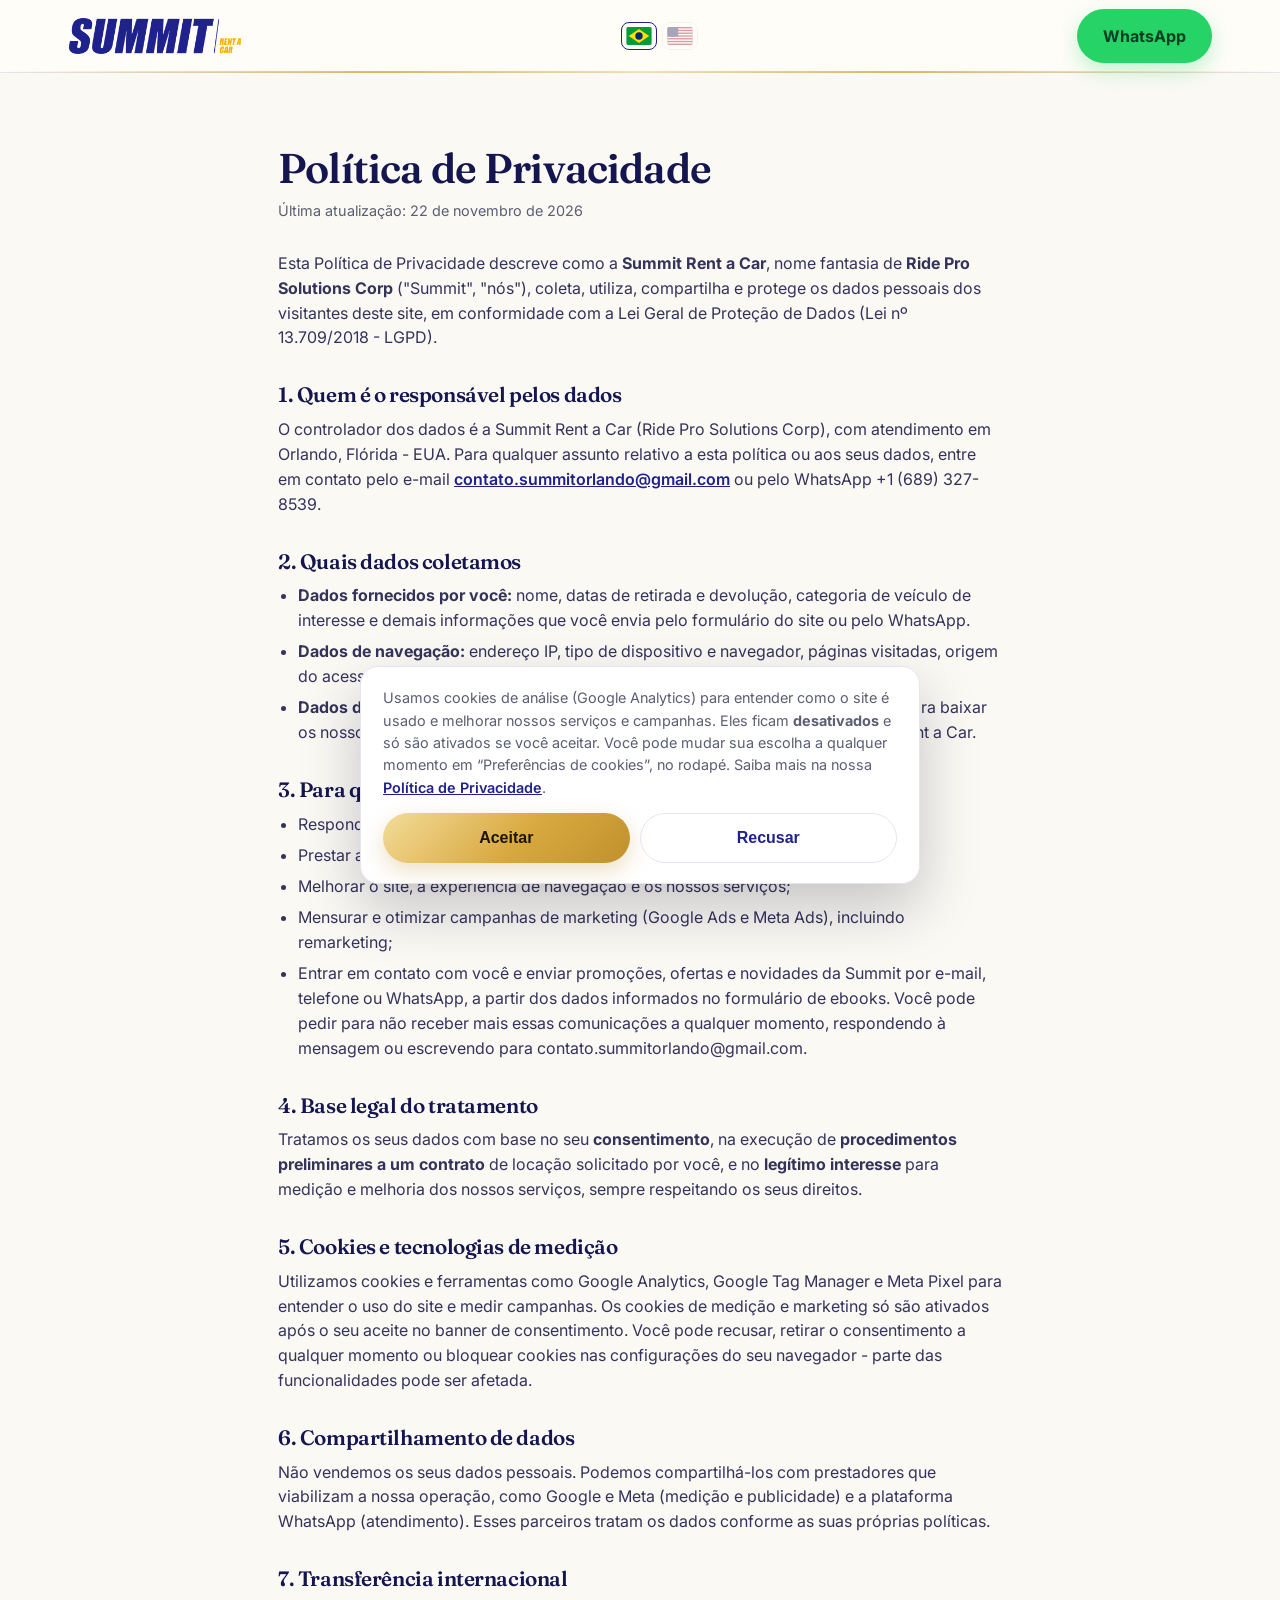
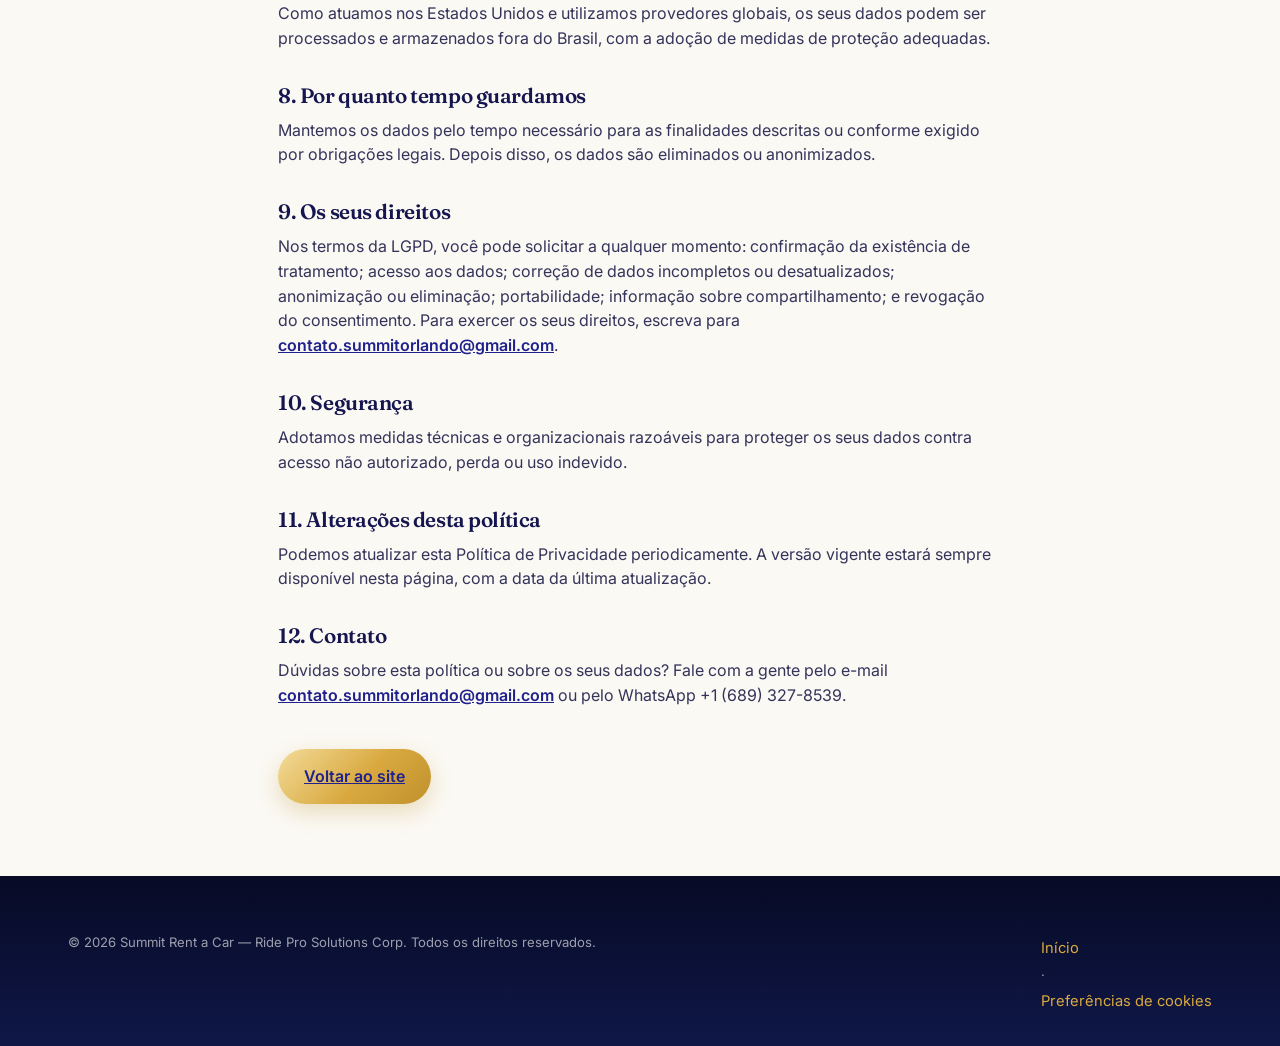
<file: privacidade.html>
<!DOCTYPE html>
<html lang="pt-BR">

<head>
  <meta charset="UTF-8">
  <meta name="viewport" content="width=device-width, initial-scale=1">
  <!-- Consent Mode v2 + Google Tag Manager (arquivo externo por causa da CSP) -->
  <script src="assets/js/gtm-init.js?v=20261128"></script>
  <title>Política de Privacidade | Summit Rent a Car</title>
  <meta name="description"
    content="Política de Privacidade da Summit Rent a Car: como coletamos, usamos e protegemos os seus dados pessoais, de acordo com a LGPD.">
  <meta name="robots" content="noindex, follow">
  <meta name="theme-color" content="#1f218c">
  <link rel="icon" href="assets/img/logo-summit.png">
  <link rel="preconnect" href="https://fonts.googleapis.com">
  <link rel="preconnect" href="https://fonts.gstatic.com" crossorigin>
  <link rel="stylesheet"
    href="https://fonts.googleapis.com/css2?family=Fraunces:ital,opsz,wght@0,9..144,500;0,9..144,600;1,9..144,500;1,9..144,600&family=Inter:wght@400;500;600;700&display=swap">
  <link rel="stylesheet" href="assets/css/styles.css?v=20261128">
</head>

<body>

  <header class="header">
    <div class="header__progress" id="headerProgress" aria-hidden="true"></div>
    <div class="container header__row">
      <a class="header__logo" href="index.html" aria-label="Summit Rent a Car - início">
        <img src="assets/img/logo-summit.webp" alt="Logo Summit Rent a Car" width="640" height="140">
      </a>
      <div class="lang" role="group" aria-label="Idioma / Language">
        <button type="button" class="lang__btn" data-lang="pt" aria-pressed="true" aria-label="Português">
          <svg viewBox="0 0 28 20" aria-hidden="true">
            <rect width="28" height="20" fill="#009b3a" />
            <path d="M14 2.2 25.4 10 14 17.8 2.6 10z" fill="#fedf00" />
            <circle cx="14" cy="10" r="4.1" fill="#002776" />
          </svg>
        </button>
        <button type="button" class="lang__btn" data-lang="en" aria-pressed="false" aria-label="English">
          <svg viewBox="0 0 28 20" aria-hidden="true">
            <rect width="28" height="20" fill="#b22234" />
            <g fill="#fff">
              <rect y="1.54" width="28" height="1.54" />
              <rect y="4.62" width="28" height="1.54" />
              <rect y="7.69" width="28" height="1.54" />
              <rect y="10.77" width="28" height="1.54" />
              <rect y="13.85" width="28" height="1.54" />
              <rect y="16.92" width="28" height="1.54" />
            </g>
            <rect width="12" height="10.77" fill="#3c3b6e" />
          </svg>
        </button>
      </div>
      <a class="btn btn--wa header__cta"
        href="https://wa.me/16893278539?text=Ol%C3%A1!%20Gostaria%20de%20fazer%20uma%20cota%C3%A7%C3%A3o%20para%20alugar%20um%20carro%20em%20Orlando%20com%20a%20Summit.%20Poderiam%20me%20ajudar%3F"
        data-cta="header-wa" target="_blank" rel="noopener" data-i18n="btn_wa">
        WhatsApp
      </a>
    </div>
  </header>

  <main>
    <article class="container legal">
      <h1 data-i18n="priv_h1_title">Política de Privacidade</h1>
      <p class="legal__meta" data-i18n="priv_updated">Última atualização: 22 de novembro de 2026</p>

      <p data-i18n-html="priv_intro">Esta Política de Privacidade descreve como a <strong>Summit Rent a Car</strong>,
        nome fantasia de <strong>Ride Pro Solutions Corp</strong> ("Summit", "nós"), coleta, utiliza, compartilha e
        protege os dados pessoais dos visitantes deste site, em conformidade com a Lei Geral de Proteção de Dados (Lei
        nº 13.709/2018 - LGPD).</p>

      <h2 data-i18n="priv_s1_h">1. Quem é o responsável pelos dados</h2>
      <p data-i18n-html="priv_s1_b">O controlador dos dados é a Summit Rent a Car (Ride Pro Solutions Corp), com
        atendimento em Orlando, Flórida - EUA. Para qualquer assunto relativo a esta política ou aos seus dados, entre
        em contato pelo e-mail <a href="mailto:contato.summitorlando@gmail.com">contato.summitorlando@gmail.com</a> ou
        pelo WhatsApp +1 (689) 327-8539.</p>

      <h2 data-i18n="priv_s2_h">2. Quais dados coletamos</h2>
      <ul>
        <li data-i18n-html="priv_s2_li1"><strong>Dados fornecidos por você:</strong> nome, datas de retirada e
          devolução, categoria de veículo de interesse e demais informações que você envia pelo formulário do site ou
          pelo WhatsApp.</li>
        <li data-i18n-html="priv_s2_li2"><strong>Dados de navegação:</strong> endereço IP, tipo de dispositivo e
          navegador, páginas visitadas, origem do acesso e interações, coletados por meio de cookies e tecnologias de
          medição.</li>
        <li data-i18n-html="priv_s2_li3"><strong>Dados do formulário de ebooks:</strong> nome, e-mail e
          telefone/WhatsApp informados para baixar os nossos ebooks. Esses dados passam a integrar a base de clientes da
          Summit Rent a Car.</li>
      </ul>

      <h2 data-i18n="priv_s3_h">3. Para que usamos os seus dados</h2>
      <ul>
        <li data-i18n="priv_s3_li1">Responder às suas solicitações de reserva e dúvidas, inclusive pelo WhatsApp;</li>
        <li data-i18n="priv_s3_li2">Prestar atendimento e acompanhar a sua locação;</li>
        <li data-i18n="priv_s3_li3">Melhorar o site, a experiência de navegação e os nossos serviços;</li>
        <li data-i18n="priv_s3_li4">Mensurar e otimizar campanhas de marketing (Google Ads e Meta Ads), incluindo
          remarketing;</li>
        <li data-i18n="priv_s3_li5">Entrar em contato com você e enviar promoções, ofertas e novidades da Summit por
          e-mail, telefone ou WhatsApp, a partir dos dados informados no formulário de ebooks. Você pode pedir para não
          receber mais essas comunicações a qualquer momento, respondendo à mensagem ou escrevendo para
          contato.summitorlando@gmail.com.</li>
      </ul>

      <h2 data-i18n="priv_s4_h">4. Base legal do tratamento</h2>
      <p data-i18n-html="priv_s4_b">Tratamos os seus dados com base no seu <strong>consentimento</strong>, na execução
        de <strong>procedimentos preliminares a um contrato</strong> de locação solicitado por você, e no
        <strong>legítimo interesse</strong> para medição e melhoria dos nossos serviços, sempre respeitando os seus
        direitos.</p>

      <h2 data-i18n="priv_s5_h">5. Cookies e tecnologias de medição</h2>
      <p data-i18n="priv_s5_b">Utilizamos cookies e ferramentas como Google Analytics, Google Tag Manager e Meta Pixel
        para entender o uso do site e medir campanhas. Os cookies de medição e marketing só são ativados após o seu
        aceite no banner de consentimento. Você pode recusar, retirar o consentimento a qualquer momento ou bloquear
        cookies nas configurações do seu navegador - parte das funcionalidades pode ser afetada.</p>

      <h2 data-i18n="priv_s6_h">6. Compartilhamento de dados</h2>
      <p data-i18n="priv_s6_b">Não vendemos os seus dados pessoais. Podemos compartilhá-los com prestadores que
        viabilizam a nossa operação, como Google e Meta (medição e publicidade) e a plataforma WhatsApp (atendimento).
        Esses parceiros tratam os dados conforme as suas próprias políticas.</p>

      <h2 data-i18n="priv_s7_h">7. Transferência internacional</h2>
      <p data-i18n="priv_s7_b">Como atuamos nos Estados Unidos e utilizamos provedores globais, os seus dados podem ser
        processados e armazenados fora do Brasil, com a adoção de medidas de proteção adequadas.</p>

      <h2 data-i18n="priv_s8_h">8. Por quanto tempo guardamos</h2>
      <p data-i18n="priv_s8_b">Mantemos os dados pelo tempo necessário para as finalidades descritas ou conforme exigido
        por obrigações legais. Depois disso, os dados são eliminados ou anonimizados.</p>

      <h2 data-i18n="priv_s9_h">9. Os seus direitos</h2>
      <p data-i18n-html="priv_s9_b">Nos termos da LGPD, você pode solicitar a qualquer momento: confirmação da
        existência de tratamento; acesso aos dados; correção de dados incompletos ou desatualizados; anonimização ou
        eliminação; portabilidade; informação sobre compartilhamento; e revogação do consentimento. Para exercer os seus
        direitos, escreva para <a href="mailto:contato.summitorlando@gmail.com">contato.summitorlando@gmail.com</a>.</p>

      <h2 data-i18n="priv_s10_h">10. Segurança</h2>
      <p data-i18n="priv_s10_b">Adotamos medidas técnicas e organizacionais razoáveis para proteger os seus dados contra
        acesso não autorizado, perda ou uso indevido.</p>

      <h2 data-i18n="priv_s11_h">11. Alterações desta política</h2>
      <p data-i18n="priv_s11_b">Podemos atualizar esta Política de Privacidade periodicamente. A versão vigente estará
        sempre disponível nesta página, com a data da última atualização.</p>

      <h2 data-i18n="priv_s12_h">12. Contato</h2>
      <p data-i18n-html="priv_s12_b">Dúvidas sobre esta política ou sobre os seus dados? Fale com a gente pelo e-mail <a
          href="mailto:contato.summitorlando@gmail.com">contato.summitorlando@gmail.com</a> ou pelo WhatsApp +1 (689)
        327-8539.</p>

      <a class="btn btn--primary" href="index.html" data-i18n="priv_back">Voltar ao site</a>
    </article>
  </main>

  <footer class="footer">
    <div class="container">
      <div class="footer__bottom" style="border-top:0;padding-top:0">
        <span>© <span id="year"></span> <span data-i18n="foot_copy">Summit Rent a Car - Ride Pro Solutions Corp. Todos
            os direitos reservados.</span></span>
        <span><a href="index.html" style="color:var(--laranja)" data-i18n="priv_home">Início</a> · <a href="#"
            style="color:var(--laranja)" data-consent-manage data-i18n="consent_manage">Preferências de cookies</a></span>
      </div>
    </div>
  </footer>

  <div class="consent" id="consent" role="dialog" aria-live="polite" aria-label="Preferências de cookies" hidden>
    <p data-i18n-html="consent_text">Usamos cookies de análise (Google Analytics) para entender como o site é usado e
      melhorar nossos serviços e campanhas. Eles ficam <strong>desativados</strong> e só são ativados se você aceitar. Você
      pode mudar sua escolha a qualquer momento em “Preferências de cookies”, no rodapé. Saiba mais na nossa <a
        href="privacidade.html" target="_blank" rel="noopener">Política de Privacidade</a>.</p>
    <div class="consent__actions">
      <button type="button" class="btn btn--primary" id="consentAccept" data-cta="consent-accept"
        data-i18n="consent_accept">Aceitar</button>
      <button type="button" class="btn btn--ghost" id="consentReject" data-cta="consent-reject"
        style="color:var(--azul);border-color:var(--linha)" data-i18n="consent_reject">Recusar</button>
    </div>
  </div>

  <script src="assets/js/i18n.js?v=20261128"></script>
  <script src="assets/js/main.js?v=20261128"></script>
</body>

</html>
</file>
<file: assets/css/styles.css>
:root{
  --azul:#1f218c;
  --azul-900:#15164f;
  --azul-700:#1b1d78;
  --noite:#070b26;
  --violeta:#2c3fa0;
  --rosa:#f1dca6;
  --laranja:#d9a940;
  --laranja-600:#c0912c;
  --ouro-claro:#f1dca6;
  --ouro-texto:#94701f;
  --tinta:#121733;
  --cinza:#5b5e74;
  --linha:#e7e4ef;
  --fundo:#fbf9f4;
  --fundo-alt:#f1f0f8;
  --branco:#ffffff;
  --verde-wa:#25d366;
  --radius:18px;
  --radius-sm:12px;
  --sombra:0 10px 30px rgba(15,23,71,.08);
  --sombra-lg:0 24px 60px rgba(7,11,38,.22);
  --brilho:0 0 0 1px rgba(217,169,64,.4),0 18px 44px rgba(15,23,71,.16);
  --grad-ouro:linear-gradient(135deg,#f3dc9a,#d9a940 55%,#c0912c);
  --grad-noite:linear-gradient(180deg,#070b26 0%,#0f1747 52%,#1c2675 100%);
  --grad-magia:linear-gradient(135deg,#15164f,#2c3fa0);
  --maxw:1180px;
  --font:"Inter",system-ui,-apple-system,"Segoe UI",Roboto,Arial,sans-serif;
  --font-display:"Fraunces",Georgia,"Times New Roman",serif;
}
*{box-sizing:border-box}
html{scroll-behavior:smooth;-webkit-text-size-adjust:100%}
body{margin:0;font-family:var(--font);color:var(--tinta);background:var(--fundo);line-height:1.55;font-size:17px;-webkit-font-smoothing:antialiased;overflow-x:hidden}
img{max-width:100%;height:auto;display:block}
a{color:inherit;text-decoration:none}
h1,h2,h3{line-height:1.12;margin:0 0 .4em;letter-spacing:-.02em;font-weight:800;overflow-wrap:break-word}
h1,h2{font-family:var(--font-display);font-weight:600;letter-spacing:-.02em}
h2{font-size:clamp(1.8rem,3.6vw,2.8rem);color:var(--azul-900)}
h3{font-size:1.2rem}
p{margin:0 0 1em}
.container{width:100%;max-width:var(--maxw);margin:0 auto;padding:0 clamp(18px,5vw,20px);padding-left:max(18px,env(safe-area-inset-left));padding-right:max(18px,env(safe-area-inset-right))}
.hero__grid>*,.about>*,.exp>*,.info>*,.footer__grid>*,.fleet>*,.extras>*,.ebooks>*,.feats>*,.reviews>*,.steps>*,.field-row>*{min-width:0}
.section{padding:clamp(56px,8vw,96px) 0}
.section--alt{background:var(--fundo-alt)}
.eyebrow{display:inline-block;font-weight:700;font-size:.8rem;letter-spacing:.16em;text-transform:uppercase;color:var(--ouro-texto);margin-bottom:.7em}
.eyebrow::before,.eyebrow::after{content:"✦";color:var(--laranja);font-size:.9em;letter-spacing:0}
.eyebrow::before,.eyebrow::after{display:inline-block;color:var(--laranja)}

.eyebrow::before{margin-right:.7em}
.eyebrow::after{margin-left:.55em}
.section__head{max-width:720px;margin:0 auto clamp(32px,5vw,56px);text-align:center}
.section__head p{color:var(--cinza);font-size:1.05rem;margin:0}
.center{text-align:center}
.btn{position:relative;overflow:hidden;display:inline-flex;align-items:center;justify-content:center;gap:.55em;font-weight:700;font-size:1rem;padding:15px 26px;border-radius:999px;border:0;cursor:pointer;transition:transform .15s ease,box-shadow .15s ease,background .15s ease;white-space:nowrap}
.btn::after{content:"";position:absolute;top:0;bottom:0;left:-60%;width:40%;background:linear-gradient(100deg,transparent,rgba(255,255,255,.55),transparent);transform:skewX(-20deg);opacity:0;pointer-events:none}
.btn:hover::after{opacity:1;left:130%;transition:left .7s ease}
.btn:active{transform:translateY(1px)}
.btn--wa{background:var(--verde-wa);color:#073e22;box-shadow:0 8px 22px rgba(37,211,102,.28)}
.btn--wa:hover{box-shadow:0 12px 28px rgba(37,211,102,.42);transform:translateY(-2px)}
.btn--primary{background:var(--grad-ouro);color:#1d1503;box-shadow:0 8px 22px rgba(192,145,44,.28)}
.btn--primary:hover{box-shadow:0 12px 30px rgba(192,145,44,.42);transform:translateY(-2px)}
.btn--ghost{background:rgba(255,255,255,.06);color:var(--branco);border:1.5px solid rgba(255,255,255,.5)}
.btn--ghost:hover{background:rgba(255,255,255,.16)}
.btn--block{width:100%}
.btn--lg{padding:17px 32px;font-size:1.08rem}
.btn svg{width:20px;height:20px;flex:0 0 auto}
.header{position:sticky;top:0;z-index:50;background:rgba(255,253,248,.92);backdrop-filter:blur(10px);border-bottom:1px solid var(--linha)}
.header::after{content:"";position:absolute;left:0;right:0;bottom:-1px;height:2px;background:linear-gradient(90deg,transparent,var(--laranja) 30%,var(--ouro-claro) 50%,var(--laranja) 70%,transparent);opacity:.8;transition:opacity .3s ease;pointer-events:none}
.header.is-scrolled::after{opacity:0}
.header__progress{position:absolute;left:0;bottom:-1px;height:2.5px;width:100%;background:linear-gradient(90deg,var(--laranja-600),var(--laranja) 55%,var(--ouro-claro) 88%,#ffffff);box-shadow:0 0 10px rgba(217,169,64,.65),0 0 2px rgba(241,220,166,.9);transform-origin:left center;transform:scaleX(0);opacity:0;transition:opacity .3s ease;pointer-events:none;z-index:2;will-change:transform,opacity}
.header.is-scrolled .header__progress{opacity:1}
.header__row{display:flex;align-items:center;justify-content:space-between;gap:16px;height:72px}
.header__logo img{height:38px;width:auto}
.nav{display:flex;align-items:center;gap:28px}
.nav a{font-weight:600;font-size:.95rem;color:var(--tinta)}
.nav a:hover{color:var(--laranja-600)}
.nav .btn--wa{display:none}
.header__cta{display:inline-flex}
.header__ig{display:inline-flex;align-items:center;justify-content:center;flex:0 0 auto;line-height:0;transition:transform .15s ease,opacity .15s ease}
.header__ig:hover{transform:translateY(-1px) scale(1.06);opacity:.9}
.header__ig img{width:34px;height:34px;display:block}
.lang{display:inline-flex;gap:5px;align-items:center;flex:0 0 auto}
.lang__btn{display:inline-flex;padding:4px;border:1.5px solid var(--linha);background:transparent;border-radius:8px;cursor:pointer;line-height:0;opacity:.45;transition:opacity .15s ease,border-color .15s ease}
.lang__btn:hover{opacity:.8}
.lang__btn[aria-pressed="true"]{opacity:1;border-color:var(--azul)}
.lang__btn svg{width:26px;height:18px;border-radius:2px;display:block}
.nav-toggle{display:none;background:none;border:0;cursor:pointer;padding:6px}
.nav-toggle span{display:block;width:24px;height:2px;background:var(--tinta);margin:5px 0;transition:.2s}
[data-sky]{position:relative}
[data-sky]>.container{position:relative;z-index:1}
.sky{position:absolute;inset:0;width:100%;height:100%;pointer-events:none;z-index:0}
.hero{position:relative;color:var(--branco);background:linear-gradient(120deg,#070b26 0%,#0f1747 45%,#1c2675 100%);overflow:hidden}
.hero .sky{z-index:1;-webkit-mask-image:linear-gradient(90deg,#000 30%,transparent 58%);mask-image:linear-gradient(90deg,#000 30%,transparent 58%)}
.hero__photo{position:absolute;top:0;right:0;bottom:0;width:72%;z-index:0;pointer-events:none;background:url("../img/hero-familia.webp") 38% 30%/cover no-repeat;-webkit-mask-image:linear-gradient(90deg,transparent 0,#000 38%);mask-image:linear-gradient(90deg,transparent 0,#000 38%)}
.hero::before{content:"";position:absolute;z-index:1;left:0;right:0;bottom:0;height:220px;background:linear-gradient(180deg,transparent,rgba(7,11,38,.55) 60%,rgba(7,11,38,.8));pointer-events:none}
.hero::after{content:"";position:absolute;left:-8%;top:-30%;width:640px;height:640px;background:radial-gradient(circle,rgba(217,169,64,.16),transparent 62%);pointer-events:none}
.hero__grid{display:grid;grid-template-columns:minmax(0,600px);padding-block:clamp(64px,9vw,120px) clamp(150px,14vw,190px);position:relative;z-index:2}
.hero__badge{display:inline-flex;align-items:center;gap:8px;background:rgba(7,11,38,.35);border:1px solid rgba(241,220,166,.45);padding:7px 14px;border-radius:999px;font-size:.84rem;font-weight:600;margin-bottom:22px;backdrop-filter:blur(6px)}
.hero__badge .stars{color:var(--laranja)}
.hero h1{font-size:clamp(2.2rem,6vw,4rem);line-height:1.06;margin-bottom:.4em;text-shadow:0 2px 24px rgba(7,11,38,.7)}
.hero h1 .hl{font-style:italic;font-weight:500;background:linear-gradient(90deg,#f3dc9a,#d9a940 30%,#fff6d8 50%,#d9a940 70%,#f3dc9a);background-size:200% auto;-webkit-background-clip:text;background-clip:text;color:transparent;-webkit-text-fill-color:transparent;animation:brilho 6s linear infinite;padding-right:.08em}
.hero__sub{font-size:1.12rem;color:rgba(255,255,255,.9);max-width:30em;margin-bottom:28px;text-shadow:0 1px 14px rgba(7,11,38,.8)}
.hero__sub strong{color:var(--ouro-claro)}
.hero__cta{display:flex;flex-wrap:wrap;gap:14px;margin-bottom:26px}
.hero__trust{display:flex;flex-wrap:wrap;gap:18px 26px;font-size:.92rem;color:rgba(255,255,255,.92)}
.hero__trust span{display:inline-flex;align-items:center;gap:8px}
.hero__trust svg{width:18px;height:18px;color:var(--laranja)}
.booking{position:relative;z-index:3;margin-top:clamp(-120px,-11vw,-96px)}
.lead-card{background:var(--branco);color:var(--tinta);border-radius:var(--radius);box-shadow:var(--sombra-lg),0 0 0 1px rgba(217,169,64,.4);padding:28px 30px 22px;position:relative;z-index:2}
.booking__head{display:flex;align-items:baseline;justify-content:space-between;gap:6px 24px;flex-wrap:wrap;margin-bottom:18px;padding-right:1.6em}
.booking__head .lead-card__sub{margin:0}
.booking__fields{display:grid;grid-template-columns:1.2fr 1fr 1fr 1.3fr auto;gap:14px;align-items:end}
.booking__fields>*{min-width:0}
.booking__fields .field{margin:0}
.booking__fields .btn{height:50px}
.booking__foot{display:flex;align-items:center;justify-content:space-between;gap:8px 24px;flex-wrap:wrap;margin-top:16px}
.booking__foot .field-check{margin:0}
.booking__foot .lead-card__note{margin:0}
.lead-card::before{content:"";position:absolute;left:22px;right:22px;top:0;height:4px;border-radius:0 0 6px 6px;background:var(--grad-ouro)}
.lead-card::after{content:"✦";position:absolute;right:24px;top:20px;color:var(--laranja);font-size:1.3rem;line-height:1}
.lead-card h3{font-family:var(--font-display);font-weight:600;font-size:1.45rem;color:var(--azul-900);margin-bottom:.2em;padding-right:1.4em}
.lead-card .lead-card__sub{color:var(--cinza);font-size:.92rem;margin-bottom:18px}
.field{margin-bottom:14px}
.field label{display:block;font-size:.82rem;font-weight:600;margin-bottom:6px;color:var(--tinta)}
.field input,.field select{width:100%;min-width:0;height:50px;padding:0 14px;border:1.5px solid var(--linha);border-radius:var(--radius-sm);font-size:1rem;font-family:inherit;color:var(--tinta);background:var(--branco);transition:border .15s ease,box-shadow .15s ease}
.field input:focus,.field select:focus{outline:none;border-color:var(--laranja);box-shadow:0 0 0 3px rgba(217,169,64,.2)}
.field-row{display:grid;grid-template-columns:1fr 1fr;gap:12px}
.lead-card__note{font-size:.78rem;color:var(--cinza);text-align:center;margin:12px 0 0}
.strip{color:var(--azul-900);padding:30px 0 0;position:relative;z-index:1}
.strip__row{display:flex;flex-wrap:wrap;justify-content:center;gap:12px 32px;text-align:center}
.strip__item{display:inline-flex;align-items:center;gap:9px;font-weight:600;font-size:.93rem}
.strip__item svg{width:16px;height:16px;color:var(--laranja)}
.feats{display:grid;grid-template-columns:repeat(3,1fr);gap:20px}
.feat{background:var(--branco);border:1px solid var(--linha);border-radius:var(--radius);padding:28px 26px;transition:transform .2s ease,box-shadow .2s ease}
.feat:hover{transform:translateY(-5px);box-shadow:var(--brilho)}
.feat__ico{width:56px;height:56px;border-radius:50%;display:grid;place-items:center;background:var(--grad-magia);color:var(--ouro-claro);margin-bottom:16px;box-shadow:0 8px 20px rgba(15,23,71,.22),inset 0 0 0 1.5px rgba(241,220,166,.6)}
.feat__ico svg{width:26px;height:26px}
.feat h3{margin-bottom:.3em;color:var(--azul-900)}
.feat p{color:var(--cinza);font-size:.96rem;margin:0}
.section--night{background:var(--grad-noite);color:#fff;overflow:hidden;padding-block:clamp(84px,11vw,140px)}
.section--night::before,.section--night::after{content:"";position:absolute;left:0;right:0;height:clamp(34px,5vw,70px);background:url("data:image/svg+xml,%3Csvg xmlns='http://www.w3.org/2000/svg' viewBox='0 0 1440 80' preserveAspectRatio='none'%3E%3Cpath fill='%23f1f0f8' d='M0 0h1440v34c-120 38-240 46-360 18s-240-40-360-10-240 48-360 28S120 22 0 52z'/%3E%3C/svg%3E") center/100% 100% no-repeat;z-index:1;pointer-events:none}
.section--night::before{top:-1px;background-image:url("data:image/svg+xml,%3Csvg xmlns='http://www.w3.org/2000/svg' viewBox='0 0 1440 80' preserveAspectRatio='none'%3E%3Cpath fill='%23fbf9f4' d='M0 0h1440v34c-120 38-240 46-360 18s-240-40-360-10-240 48-360 28S120 22 0 52z'/%3E%3C/svg%3E")}
.section--night::after{bottom:-1px;transform:rotate(180deg)}
.section--night h2{color:#fff}
.section--night .eyebrow{color:var(--ouro-claro)}
.section--night .section__head p{color:rgba(255,255,255,.82)}
.steps{list-style:none;padding:0;margin:0;display:grid;grid-template-columns:repeat(4,1fr);gap:20px;counter-reset:step}
.step{position:relative;background:rgba(255,255,255,.08);border:1px solid rgba(255,255,255,.18);border-radius:var(--radius);padding:30px 24px 26px;overflow:hidden;backdrop-filter:blur(6px);transition:transform .2s ease,border-color .2s ease,background .2s ease}
.step:hover{transform:translateY(-5px);border-color:rgba(241,220,166,.55);background:rgba(255,255,255,.11)}
.step::after{content:"";position:absolute;left:0;top:0;width:100%;height:3px;background:var(--grad-ouro)}
.step__num{display:grid;place-items:center;width:54px;height:54px;border-radius:50%;background:var(--grad-ouro);color:var(--azul-900);font-family:var(--font-display);font-size:1.5rem;font-weight:600;margin-bottom:16px;box-shadow:0 0 0 5px rgba(217,169,64,.16),0 0 22px rgba(217,169,64,.35)}
.step h3{margin-bottom:.35em;color:#fff}
.step p{color:rgba(255,255,255,.8);font-size:.96rem;margin:0}
.fleet{display:grid;grid-template-columns:repeat(3,1fr);gap:24px}
.car{background:var(--branco);border:1px solid var(--linha);border-radius:var(--radius);overflow:hidden;display:flex;flex-direction:column;transition:transform .2s ease,box-shadow .2s ease}
.car:hover{transform:translateY(-6px);box-shadow:var(--brilho),var(--sombra-lg)}
.car__media{position:relative;aspect-ratio:16/10;background:var(--fundo-alt);overflow:hidden}
.car__media img{width:100%;height:100%;object-fit:cover;transition:transform .5s ease}
.car:hover .car__media img{transform:scale(1.05)}
.car__tag{position:absolute;z-index:1;top:12px;left:12px;background:var(--grad-ouro);color:#1d1503;font-size:.72rem;font-weight:800;letter-spacing:.04em;text-transform:uppercase;padding:6px 12px;border-radius:999px;box-shadow:0 6px 16px rgba(11,10,46,.28)}
.car__tag::before{content:"✦ "}
.car__body{padding:20px;display:flex;flex-direction:column;gap:12px;flex:1}
.car h3{margin:0;font-family:var(--font-display);font-weight:600;font-size:1.45rem;color:var(--azul-900)}
.car__meta{display:flex;gap:14px;color:var(--cinza);font-size:.86rem;flex-wrap:wrap}
.car__meta span{display:inline-flex;align-items:center;gap:6px}
.car__meta svg{width:16px;height:16px;color:var(--laranja-600)}
.car__desc{color:var(--cinza);font-size:.94rem;margin:0}
.car__price{margin-top:auto;display:flex;align-items:baseline;gap:6px;flex-wrap:wrap}
.car__price b{font-family:var(--font-display);font-size:1.9rem;color:var(--azul-900);font-weight:600}
.car__price small{color:var(--cinza);font-size:.82rem}
.car__price .from{font-size:.74rem;text-transform:uppercase;letter-spacing:.08em;color:var(--cinza);width:100%}
.extras{display:grid;grid-template-columns:repeat(4,1fr);gap:20px}
.extra{background:var(--branco);border:1px solid var(--linha);border-radius:var(--radius);padding:26px 22px 22px;display:flex;flex-direction:column;transition:transform .2s ease,box-shadow .2s ease}
.extra:hover{transform:translateY(-5px);box-shadow:var(--brilho)}
.extra h3{margin-bottom:.3em;color:var(--azul-900)}
.extra p{color:var(--cinza);font-size:.95rem;margin:0 0 14px}
.extra__price{margin-top:auto;font-family:var(--font-display);font-style:italic;font-weight:600;font-size:1.3rem;color:var(--laranja-600);margin-bottom:14px}
.ebooks{display:grid;grid-template-columns:repeat(auto-fit,minmax(220px,340px));justify-content:center;gap:18px}
.ebook{background:var(--branco);border:1px solid var(--linha);border-radius:var(--radius);padding:22px 18px 18px;display:flex;flex-direction:column;gap:10px;box-shadow:var(--sombra);transition:transform .2s ease,box-shadow .2s ease}
.ebook:only-child{text-align:center;padding:28px 24px 24px}
.ebook:hover{transform:translateY(-6px);box-shadow:var(--brilho),var(--sombra-lg)}
.ebook__cover{position:relative;aspect-ratio:3/4;width:100%;max-width:170px;margin:0 auto 12px;display:flex;flex-direction:column;justify-content:flex-end;gap:8px;padding:18px 16px 20px 24px;color:#fff;border-radius:5px 14px 14px 5px;background:linear-gradient(90deg,rgba(0,0,0,.35) 0,rgba(255,255,255,.14) 10px,transparent 17px),radial-gradient(circle at 78% 18%,rgba(255,224,138,.8) 0,transparent 3px),radial-gradient(circle at 34% 30%,rgba(255,255,255,.75) 0,transparent 2px),radial-gradient(circle at 62% 46%,rgba(255,255,255,.55) 0,transparent 2px),radial-gradient(circle at 90% 85%,rgba(217,169,64,.28),transparent 46%),linear-gradient(180deg,#070b26,var(--cv,#1c2675));box-shadow:var(--sombra-lg),0 0 0 1px rgba(241,220,166,.35)}

.ebook__cover--2{--cv:#17473f}
.ebook__cover--3{--cv:#5a2236}
.ebook__cover--4{--cv:#2b4c78}
.ebook__cover--5{--cv:#46306e}
.ebook__brand{font-size:.6rem;font-weight:800;letter-spacing:.18em;text-transform:uppercase;color:var(--ouro-claro)}
.ebook__title{font-family:var(--font-display);font-weight:600;font-size:1.15rem;line-height:1.12}
.ebook__star{position:absolute;right:14px;top:12px;font-size:1.2rem;line-height:1;color:var(--laranja)}
.ebook h3{font-family:var(--font-display);font-weight:600;font-size:1.12rem;color:var(--azul-900);margin:0}
.ebook p{color:var(--cinza);font-size:.95rem;margin:0 0 8px}
.ebook .btn{margin-top:auto}
.ebook-picks{border:0;padding:0;margin:0 0 16px;min-width:0}
.ebook-picks[hidden]{display:none}
.ebook-picks legend{padding:0;font-size:.82rem;font-weight:600;margin-bottom:6px}
.ebook-picks>div{display:grid;gap:8px;padding:12px 14px;background:var(--fundo-alt);border-radius:var(--radius-sm)}
.ebook-picks label{display:flex;gap:10px;align-items:center;font-size:.9rem;font-weight:600;cursor:pointer}
.ebook-picks input{width:18px;height:18px;flex:0 0 auto;accent-color:var(--azul-900)}
.ebook-picks__err{color:#c0262d;font-size:.82rem;font-weight:600;margin:8px 0 0}
.ebook-picks__err[hidden]{display:none}
#ebookSendErr{margin:0 0 12px}
.btn:disabled{opacity:.65;cursor:wait}
.modal{border:0;padding:0;width:calc(100% - 32px);max-width:460px;max-height:calc(100% - 32px);overflow:auto;border-radius:var(--radius);background:var(--branco);color:var(--tinta);box-shadow:var(--sombra-lg),0 0 0 1px rgba(217,169,64,.45)}
.modal::backdrop{background:rgba(7,11,38,.68);backdrop-filter:blur(3px)}
.modal__box{position:relative;padding:30px 26px 26px}
.modal__box::before{content:"";position:absolute;left:22px;right:22px;top:0;height:4px;border-radius:0 0 6px 6px;background:var(--grad-ouro)}
.modal__box h3{font-family:var(--font-display);font-weight:600;font-size:1.45rem;color:var(--azul-900);margin-bottom:.2em;padding-right:1.6em}
.modal__close{position:absolute;right:14px;top:14px;width:36px;height:36px;border:0;border-radius:50%;background:var(--fundo-alt);color:var(--azul-900);font-size:1.5rem;line-height:1;cursor:pointer}
.modal__close:hover{background:var(--linha)}
.modal__ok{text-align:center;padding:14px 0 4px}
.modal__ok[hidden],#ebookForm[hidden]{display:none}
.modal__ok h3{padding:0}
.modal__ok p{color:var(--cinza);margin-bottom:22px}
.modal__ok-star{display:block;font-size:2.4rem;line-height:1;color:var(--laranja);margin-bottom:10px}
.fleet__note{text-align:center;color:var(--cinza);font-size:.9rem;margin-top:26px}
.about{display:grid;grid-template-columns:1fr 1fr;gap:clamp(32px,5vw,64px);align-items:center}
.about__media{position:relative;width:100%;max-width:500px;margin:0 auto 16px;padding:0 18px}
.about__photo{width:100%;height:auto;aspect-ratio:4/5;object-fit:cover;object-position:50% 62%;border-radius:20px;border:6px solid #fff;box-shadow:var(--sombra-lg)}
.about__media::after{content:"✦";position:absolute;right:4px;top:-22px;font-size:1.8rem;line-height:1;color:var(--laranja);pointer-events:none}
.about__stat{position:absolute;display:flex;flex-direction:column;gap:2px;max-width:215px;background:var(--branco);border:1px solid rgba(217,169,64,.45);border-radius:18px;padding:14px 20px 16px;box-shadow:var(--sombra-lg)}
.about__stat::before{content:"";position:absolute;left:18px;right:18px;top:0;height:4px;border-radius:0 0 6px 6px;background:var(--grad-ouro)}
.about__stat--a{left:-22px;top:56px}
.about__stat--b{right:-26px;bottom:-22px;background:var(--azul-900)}
.about__stat.about__stat--b .big{color:var(--ouro-claro)}
.about__stat.about__stat--b .lbl{color:rgba(255,255,255,.82)}
.about__stat .big{font-family:var(--font-display);font-weight:600;font-size:clamp(2rem,4vw,2.6rem);line-height:1.05;color:var(--azul)}
.about__stat .lbl{font-size:.88rem;font-weight:600;line-height:1.3;color:var(--cinza)}
.about__text p{color:#34335a}
.about__text .lead{font-size:1.15rem;color:var(--tinta);font-weight:600}
.about__sign{display:inline;font-family:var(--font-display);font-style:italic;font-size:1.35rem;font-weight:500;color:var(--azul-900);background:linear-gradient(transparent 66%,rgba(217,169,64,.28) 0);-webkit-box-decoration-break:clone;box-decoration-break:clone;padding:0 .15em}
.about__sign::before{content:"✦ ";font-style:normal;color:var(--laranja)}
.about__text .btn{display:flex;width:fit-content;margin-top:24px}
.exp{display:grid;grid-template-columns:1fr 1fr;gap:clamp(32px,5vw,60px);align-items:center}
.exp__media{position:relative;display:grid;grid-template-columns:1fr 1fr;gap:14px;padding:6px}
.exp__media::after{content:"✦";position:absolute;right:-2px;top:-20px;font-size:1.8rem;line-height:1;color:var(--laranja);pointer-events:none}
.exp__media img{width:100%;height:100%;object-fit:cover;border-radius:16px;border:5px solid #fff;box-shadow:var(--sombra-lg);transition:transform .35s ease}
.exp__media .wide{grid-column:1 / -1;aspect-ratio:16/10}
.exp__media .tall{aspect-ratio:4/5;object-position:60% 40%}

.exp__media img:hover{transform:scale(1.02)}
.exp__text p{color:#34335a}
.exp__list{list-style:none;padding:0;margin:0 0 24px}
.exp__list li{display:flex;gap:11px;align-items:flex-start;padding:8px 0;font-weight:600}
.exp__list li svg{width:20px;height:20px;color:var(--laranja-600);flex:0 0 auto;margin-top:3px}
.moments{overflow-x:auto;padding:8px 0 clamp(48px,7vw,84px);background:var(--fundo);scrollbar-width:none}
.moments::-webkit-scrollbar{display:none}
.moments__track{display:flex;align-items:center;width:max-content;padding-block:18px}
.moments__track img{height:clamp(200px,24vw,290px);width:auto;max-width:none;margin-right:18px;border-radius:16px;border:5px solid #fff;box-shadow:var(--sombra-lg)}

.moments.is-loop{overflow:hidden}
.moments.is-loop .moments__track{animation:desfile 70s linear infinite}
.moments.is-loop:hover .moments__track{animation-play-state:paused}
.reviews{display:grid;grid-template-columns:repeat(3,1fr);gap:22px}
.review{position:relative;background:var(--branco);border:1px solid var(--linha);border-radius:var(--radius);padding:26px 24px 24px;box-shadow:var(--sombra);transition:transform .2s ease,box-shadow .2s ease}
.review:hover{transform:translateY(-4px);box-shadow:var(--brilho)}
.review::before{content:"\201D";position:absolute;right:20px;top:2px;font-family:var(--font-display);font-size:5rem;line-height:1;color:rgba(217,169,64,.3);pointer-events:none}
.review .stars{color:var(--laranja);letter-spacing:2px;margin-bottom:10px;font-size:1.05rem}
.review p{font-size:.98rem;color:#34335a}
.review__who{display:flex;align-items:center;gap:12px;margin-top:16px}
.review__ava{width:44px;height:44px;border-radius:50%;background:var(--grad-magia);color:var(--ouro-claro);display:grid;place-items:center;font-weight:700;box-shadow:inset 0 0 0 1.5px rgba(241,220,166,.6)}
.review__who b{display:block;font-size:.92rem}
.review__who span{font-size:.8rem;color:var(--cinza)}
.review__who .review__ava{font-size:1rem;color:#fff}
.rating-head{display:inline-flex;align-items:center;gap:14px;background:var(--branco);border:1px solid rgba(217,169,64,.45);border-radius:999px;padding:10px 22px;box-shadow:var(--sombra);margin-top:6px}
.rating-head b{font-family:var(--font-display);font-weight:600;font-size:1.7rem;color:var(--azul-900)}
.rating-head .stars{color:var(--laranja);letter-spacing:2px}
.info{display:grid;grid-template-columns:1fr 1fr;gap:24px}
.info__card{position:relative;background:var(--branco);border:1px solid var(--linha);border-radius:var(--radius);padding:32px 30px 30px;box-shadow:var(--sombra);overflow:hidden}
.info__card::before{content:"";position:absolute;left:0;right:0;top:0;height:4px;background:var(--grad-ouro)}
.info__card h3{display:flex;align-items:center;gap:10px;color:var(--azul-900)}
.info__card h3 svg{width:24px;height:24px;color:var(--laranja)}
.ck{list-style:none;padding:0;margin:14px 0 0}
.ck li{display:flex;gap:11px;padding:9px 0;border-bottom:1px dashed var(--linha);font-size:.98rem}
.ck li:last-child{border-bottom:0}
.ck li svg{width:20px;height:20px;color:var(--laranja-600);flex:0 0 auto;margin-top:2px}
.pay{display:flex;flex-wrap:wrap;gap:10px;margin-top:14px}
.pay span{border:1.5px solid rgba(217,169,64,.4);background:var(--fundo-alt);color:var(--azul-900);border-radius:999px;padding:8px 16px;font-weight:600;font-size:.9rem}
.cta{background:linear-gradient(180deg,rgba(7,11,38,.72) 0%,rgba(7,11,38,.62) 40%,rgba(7,11,38,.92) 100%),url("../img/parque-castelo-fogos.webp") center 32%/cover no-repeat,var(--noite);color:#fff;text-align:center;border-radius:clamp(22px,3vw,32px);padding:clamp(72px,10vw,128px) 24px;box-shadow:var(--sombra-lg),0 0 0 1px rgba(217,169,64,.45);position:relative;overflow:hidden}
.cta::before{content:"";position:absolute;inset:0;background:radial-gradient(ellipse 70% 65% at 50% 45%,rgba(7,11,38,.78) 0%,rgba(7,11,38,.4) 55%,transparent 85%);pointer-events:none}
.cta h2{color:#fff;position:relative;z-index:1;text-shadow:0 2px 4px rgba(0,0,0,.95),0 4px 20px rgba(7,11,38,.98),0 0 35px rgba(0,0,0,.85)}
.cta p{color:rgba(255,255,255,.96);max-width:34em;margin:0 auto 26px;position:relative;z-index:1;font-weight:500;text-shadow:0 1px 3px rgba(0,0,0,.95),0 2px 14px rgba(7,11,38,.95)}
.cta .btn{position:relative;z-index:1}
.footer{background:linear-gradient(180deg,#070b26,#0f1747);color:rgba(255,255,255,.78);padding:56px 0 28px;overflow:hidden}
.footer__grid{display:grid;grid-template-columns:1.4fr 1fr 1fr;gap:36px;margin-bottom:36px}
.footer__logo{height:40px;width:auto;max-width:210px;margin-bottom:16px;display:block}
.footer p{font-size:.92rem;line-height:1.6}
.footer h4{color:var(--ouro-claro);font-size:.95rem;margin:0 0 14px;letter-spacing:.02em}
.footer a{display:block;padding:5px 0;font-size:.92rem;color:rgba(255,255,255,.78)}
.footer a:hover{color:var(--laranja)}
.footer__contact-list span,.footer__contact-list a{display:flex;gap:10px;align-items:flex-start;padding:5px 0;font-size:.92rem;color:rgba(255,255,255,.78)}
.footer__contact-list a:hover{color:var(--laranja)}
.footer__contact svg{width:18px;height:18px;color:var(--laranja);flex:0 0 auto;margin-top:3px}
.footer__social{display:flex;gap:12px;margin-top:14px}
.footer__social a{width:40px;height:40px;border-radius:50%;background:rgba(255,255,255,.1);display:grid;place-items:center;padding:0}
.footer__social a:hover{background:var(--laranja);color:#1d1503}
.footer__social svg{width:20px;height:20px}
.footer__bottom{border-top:1px solid rgba(255,255,255,.14);padding-top:22px;display:flex;flex-wrap:wrap;justify-content:space-between;gap:10px;font-size:.82rem;color:rgba(255,255,255,.6)}
.wa-float{position:fixed;right:18px;bottom:18px;z-index:60;display:inline-flex;align-items:center;gap:10px;background:var(--verde-wa);color:#073e22;font-weight:700;padding:14px 18px;border-radius:999px;box-shadow:0 12px 30px rgba(37,211,102,.45);transition:transform .15s ease}
.wa-float:hover{transform:scale(1.05)}
.wa-float svg{width:26px;height:26px}
.wa-float .wa-float__txt{font-size:.95rem}
.back-to-top{position:fixed;right:18px;bottom:84px;z-index:60;width:48px;height:48px;border-radius:50%;background:linear-gradient(135deg,var(--azul-900),var(--azul-700));color:var(--laranja);border:1.5px solid rgba(217,169,64,.4);box-shadow:0 10px 26px rgba(7,11,38,.28);display:flex;align-items:center;justify-content:center;cursor:pointer;padding:0;opacity:0;visibility:hidden;pointer-events:none;transform:translateY(12px) scale(.9);transition:opacity .25s ease,transform .25s ease,visibility .25s ease,background .2s ease,border-color .2s ease,box-shadow .2s ease,color .2s ease}
.back-to-top.is-visible{opacity:1;visibility:visible;pointer-events:auto;transform:translateY(0) scale(1)}
.back-to-top:hover{background:linear-gradient(135deg,var(--azul-700),var(--azul));border-color:var(--laranja);color:#fff;transform:translateY(-3px) scale(1.06);box-shadow:0 14px 32px rgba(7,11,38,.38),0 0 0 1px rgba(217,169,64,.5)}
.back-to-top:focus-visible{outline:2px solid var(--laranja);outline-offset:2px}
.back-to-top:active{transform:translateY(0) scale(.95)}
.back-to-top svg{width:22px;height:22px;transition:transform .2s ease}
.back-to-top:hover svg{transform:translateY(-2px)}
.consent{position:fixed;left:16px;right:16px;bottom:16px;z-index:70;max-width:560px;margin:0 auto;background:var(--branco);border:1px solid var(--linha);border-radius:var(--radius);box-shadow:var(--sombra-lg);padding:20px 22px}
.consent[hidden]{display:none}
.consent p{font-size:.9rem;color:var(--cinza);margin:0 0 14px}
.consent a{color:var(--azul);font-weight:600;text-decoration:underline}
.consent__actions{display:flex;gap:10px;flex-wrap:wrap}
.consent__actions .btn{flex:1 1 auto}
.consent-open .wa-float,.consent-open .back-to-top{display:none}
.field-check{display:flex;gap:10px;align-items:flex-start;margin:4px 0 16px}
.field-check input{width:18px;height:18px;margin-top:2px;flex:0 0 auto;accent-color:var(--azul-900)}
.field-check label{font-size:.82rem;color:var(--cinza);line-height:1.4}
.field-check a{color:var(--azul);font-weight:600;text-decoration:underline}
.legal{max-width:760px;margin:0 auto;padding-block:clamp(40px,6vw,72px)}
.legal h1{font-size:clamp(1.8rem,4vw,2.6rem);margin-bottom:.2em;color:var(--azul-900)}
.legal .legal__meta{color:var(--cinza);font-size:.9rem;margin-bottom:2em}
.legal h2{font-size:1.3rem;margin:1.6em 0 .5em}
.legal p,.legal li{color:#34335a;font-size:1rem}
.legal ul{padding-left:1.2em;margin:0 0 1em}
.legal li{margin-bottom:.4em}
.legal a{color:var(--azul);font-weight:600;text-decoration:underline}
.legal .legal__note{background:var(--fundo-alt);border:1px solid var(--linha);border-radius:var(--radius-sm);padding:16px 18px;font-size:.9rem;color:var(--cinza);margin-top:2em}
.legal .btn{margin-top:1.6em}
.reveal{opacity:0;transform:translateY(22px);transition:opacity .6s ease,transform .6s ease}
.reveal.in{opacity:1;transform:none}
.car--hl{border-color:rgba(217,169,64,.7);box-shadow:var(--brilho)}
.car__inc{display:flex;align-items:center;gap:7px;margin:0;font-size:.82rem;font-weight:600;color:#2f7a4f}
.car__inc svg{width:15px;height:15px;color:#2f9a5c}
.faq-wrap{display:grid;grid-template-columns:.85fr 1.15fr;gap:clamp(32px,5vw,64px);align-items:start}
.faq-wrap .section__head--left{text-align:left;margin:0;position:sticky;top:110px}
.faq-wrap .section__head--left p{margin-bottom:22px}
.faq{display:grid;gap:12px}
.faq details{background:var(--branco);border:1px solid var(--linha);border-radius:14px;transition:border-color .2s ease,box-shadow .2s ease}
.faq details[open]{border-color:rgba(217,169,64,.6);box-shadow:var(--sombra)}
.faq summary{list-style:none;cursor:pointer;display:flex;justify-content:space-between;align-items:center;gap:16px;padding:18px 22px;font-weight:600;color:var(--azul-900);user-select:none}
.faq summary::-webkit-details-marker{display:none}
.faq summary::after{content:"";flex:0 0 32px;width:32px;height:32px;border-radius:50%;background:var(--fundo-alt) url("data:image/svg+xml,%3Csvg xmlns='http://www.w3.org/2000/svg' viewBox='0 0 24 24' fill='none' stroke='%23c0912c' stroke-width='2.6' stroke-linecap='round' stroke-linejoin='round'%3E%3Cpath d='M6 9l6 6 6-6'/%3E%3C/svg%3E") no-repeat center/18px 18px;transition:transform .25s ease,background .25s ease,box-shadow .2s ease}
.faq summary:hover::after{background-color:rgba(217,169,64,.2)}
.faq details[open] summary::after{transform:rotate(180deg);background:url("data:image/svg+xml,%3Csvg xmlns='http://www.w3.org/2000/svg' viewBox='0 0 24 24' fill='none' stroke='%231d1503' stroke-width='2.6' stroke-linecap='round' stroke-linejoin='round'%3E%3Cpath d='M6 9l6 6 6-6'/%3E%3C/svg%3E") no-repeat center/18px 18px,var(--grad-ouro)}
.faq details[open] summary:hover::after{box-shadow:0 0 0 3px rgba(217,169,64,.3)}
.faq details p{margin:0;padding:0 22px 20px;color:var(--cinza)}
.cta__checks{position:relative;z-index:1;list-style:none;padding:0;margin:0 auto 28px;display:flex;flex-wrap:wrap;justify-content:center;gap:10px 14px;font-size:.92rem;color:rgba(255,255,255,.95)}
.cta__checks li{background:rgba(7,11,38,.6);border:1px solid rgba(255,255,255,.14);border-radius:999px;padding:6px 16px;backdrop-filter:blur(8px);box-shadow:0 4px 14px rgba(0,0,0,.3);display:inline-flex;align-items:center}
.cta__checks li::before{content:"✓ ";color:var(--laranja);font-weight:800;margin-right:4px}
.cta .eyebrow{position:relative;z-index:1;color:var(--ouro-claro);background:rgba(7,11,38,.65);padding:5px 16px;border-radius:999px;border:1px solid rgba(217,169,64,.35);backdrop-filter:blur(6px);box-shadow:0 4px 14px rgba(0,0,0,.25)}
@keyframes brilho{to{background-position:200% center}}
@keyframes cintila{0%,100%{opacity:.35;transform:scale(.8) rotate(0)}50%{opacity:1;transform:scale(1.15) rotate(20deg)}}
@keyframes desfile{to{transform:translateX(-50%)}}
@media (max-width:960px){
  .booking__fields{grid-template-columns:1fr 1fr 1fr}
  .booking__fields .field:first-child{grid-column:1 / -1}
  .booking__fields .field:nth-child(4){grid-column:1 / 3}
  .hero__photo{width:100%;background-position:42% 30%;-webkit-mask-image:none;mask-image:none}
  .hero__photo::after{content:"";position:absolute;inset:0;background:linear-gradient(180deg,rgba(7,11,38,.3),rgba(7,11,38,.62) 50%,rgba(7,11,38,.9))}
  .hero .sky{-webkit-mask-image:none;mask-image:none}
  .feats,.fleet,.reviews,.steps,.extras{grid-template-columns:repeat(2,1fr)}
  .about,.exp,.info,.footer__grid,.faq-wrap{grid-template-columns:1fr}
  .faq-wrap .section__head--left{position:static}
  .ebooks{grid-template-columns:repeat(auto-fit,minmax(220px,340px))}
  .exp__media{max-width:560px;margin:0 auto}
  .about__media{max-width:440px}
  .header__cta{display:none}
  .nav{gap:20px}
}
@media (max-width:680px){
  body{font-size:16px}
  .btn{padding:13px 20px;font-size:.95rem}
  .btn--lg{padding:14px 22px;font-size:1rem}
  .hero__cta{gap:10px}
  .hero__cta .btn{flex:1 1 100%}
  .hero__sub{font-size:1.05rem}
  .section__head p{font-size:1rem}
  .cta{padding:64px 20px}
  .hero__grid{padding-block:52px 130px}
  .lead-card{padding:22px 18px 18px}
  .booking__fields{grid-template-columns:1fr 1fr;gap:12px}
  .booking__fields .field:first-child,.booking__fields .field:nth-child(4),.booking__fields .btn{grid-column:1 / -1}
  .nav{position:fixed;inset:72px 0 auto 0;flex-direction:column;background:var(--fundo);border-bottom:1px solid var(--linha);padding:18px 20px;gap:4px;transform:translateY(-120%);transition:transform .25s ease;box-shadow:var(--sombra)}
  .nav.open{transform:none}
  .nav a{width:100%;padding:12px 4px;border-bottom:1px solid var(--linha)}
  .nav .btn--wa{display:inline-flex;margin-top:10px}
  .nav-toggle{display:block}
  .header__cta{display:none}
  .feats,.fleet,.reviews,.steps,.extras{grid-template-columns:1fr}
  .field-row{grid-template-columns:1fr}
  .ebooks{display:flex;overflow-x:auto;scroll-snap-type:x mandatory;gap:14px;margin:0 -18px;padding:6px 18px 18px;scrollbar-width:none}
  .ebooks::-webkit-scrollbar{display:none}
  .ebook{flex:0 0 78%;scroll-snap-align:center}
  .ebook:only-child{flex:0 1 340px;margin:0 auto}
  .exp__media::after{right:6px}
  .about__stat{padding:10px 14px 12px;max-width:170px}
  .about__stat .big{font-size:1.7rem}
  .about__stat .lbl{font-size:.78rem}
  .about__stat--a{left:-6px}
  .about__stat--b{right:-6px}
  .moments__track img{margin-right:14px;border-width:5px}
  .wa-float .wa-float__txt{display:none}
  .wa-float{padding:15px}
  .back-to-top{right:22px;bottom:86px;width:48px;height:48px}
  .footer{padding:48px 0 24px}
  .footer__grid{gap:32px}
  .footer__brand{text-align:center;display:flex;flex-direction:column;align-items:center}
  .footer__logo{margin:0 auto 16px;height:38px;width:auto;max-width:200px}
  .footer p{text-align:center;max-width:380px;margin:0 auto 18px;font-size:.9rem;line-height:1.6;color:rgba(255,255,255,.82)}
  .footer__social{justify-content:center;gap:14px;margin:4px 0 24px}
  .footer__brand::after{content:"";display:block;width:100%;height:1px;background:linear-gradient(90deg,transparent,rgba(217,169,64,.35) 20%,rgba(217,169,64,.35) 80%,transparent);margin:0 auto}
  .footer h4{font-size:.85rem;letter-spacing:.1em;text-transform:uppercase;color:var(--ouro-claro);margin:0 0 14px;display:flex;align-items:center;gap:8px}
  .footer h4::before{content:"✦";color:var(--laranja);font-size:.8em}
  .footer__links{display:grid;grid-template-columns:1fr 1fr;gap:8px 12px}
  .footer__links a{display:flex;align-items:center;padding:9px 12px;border-radius:10px;background:rgba(255,255,255,.04);border:1px solid rgba(255,255,255,.07);font-size:.86rem;color:rgba(255,255,255,.88);transition:all .15s ease}
  .footer__links a:hover,.footer__links a:active{background:rgba(217,169,64,.14);border-color:rgba(217,169,64,.4);color:#fff}
  .footer__contact-box{background:rgba(255,255,255,.03);border:1px solid rgba(217,169,64,.25);border-radius:16px;padding:18px 16px;box-shadow:inset 0 1px 0 rgba(255,255,255,.05)}
  .footer__contact-box h4{margin-bottom:12px}
  .footer__contact-list{display:grid;gap:6px}
  .footer__contact-list span,.footer__contact-list a{padding:8px 0;border-bottom:1px dashed rgba(255,255,255,.08);font-size:.88rem}
  .footer__contact-list span:last-child,.footer__contact-list a:last-child{border-bottom:none}
  .footer__bottom{flex-direction:column;align-items:center;text-align:center;gap:8px;padding-top:22px;font-size:.8rem}
}
@media (prefers-reduced-motion:reduce){
  *{scroll-behavior:auto!important}
  .reveal{opacity:1;transform:none;transition:none}
  .back-to-top{transition:none}
  .hero h1 .hl,.lead-card::after,.exp__media::after,.about__media::after,.eyebrow::before,.eyebrow::after,.moments.is-loop .moments__track{animation:none}
  .moments.is-loop{overflow-x:auto}
  .btn::after{display:none}
}

/* Campo anti-spam (honeypot) - invisivel para pessoas */
.hp-field{position:absolute!important;left:-10000px!important;top:auto;width:1px;height:1px;overflow:hidden}
</file>
